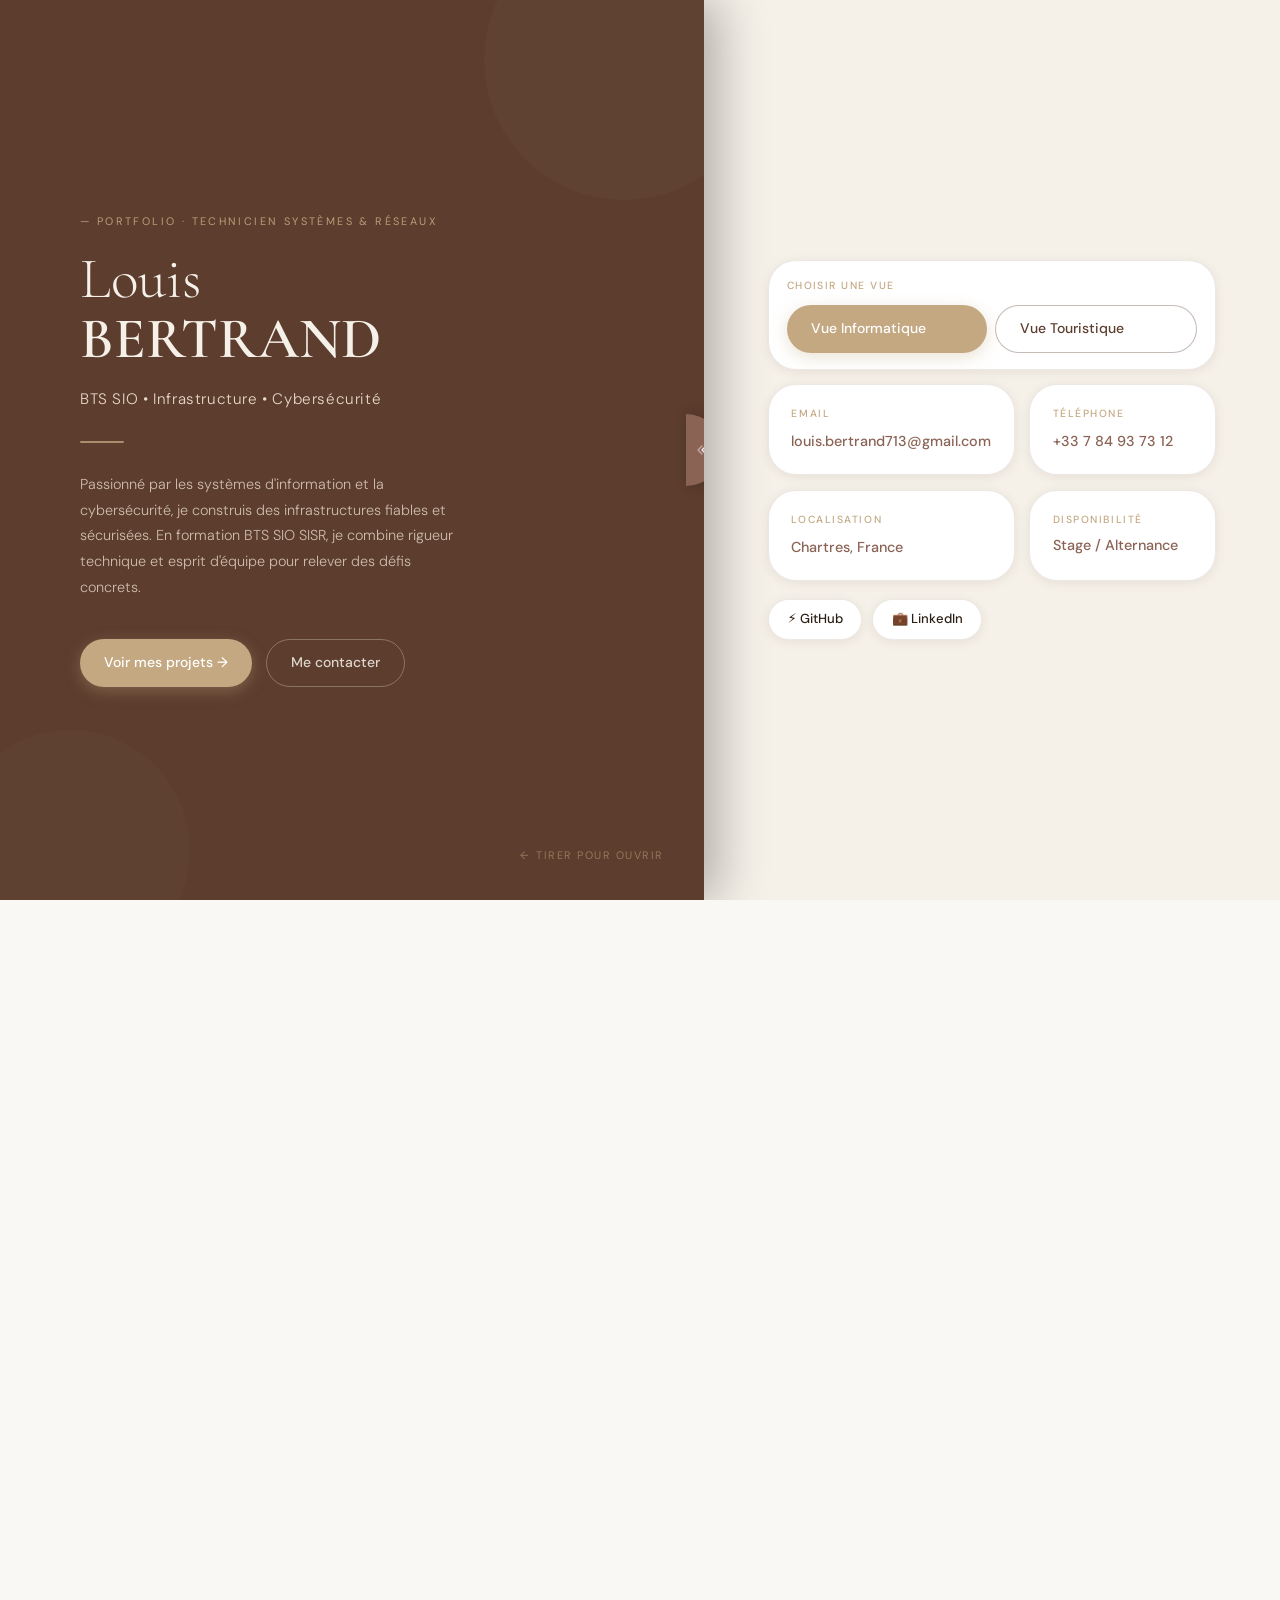
<file: html/index.html>
<!doctype html>
<html lang="fr" class="locked">
  <head>
    <meta charset="UTF-8" />
    <meta name="viewport" content="width=device-width, initial-scale=1.0" />
    <title>Louis BERTRAND — Portfolio</title>
    <link rel="preconnect" href="https://fonts.googleapis.com" />
    <link
      href="https://fonts.googleapis.com/css2?family=Cormorant+Garamond:ital,wght@0,300;0,400;0,600;1,300;1,400&family=DM+Sans:wght@300;400;500&display=swap"
      rel="stylesheet"
    />
    <link rel="stylesheet" href="../css/theme.css" />

    <!-- ============================================================
       ✏️  DONNÉES — seul bloc à modifier pour personnaliser
       ============================================================ -->
    <script src="../js/projects-data.js"></script>
    <script src="../js/theme.js"></script>
    <script>
      const DATA = {
        name: "Louis BERTRAND",
        role: "Technicien Systèmes & Réseaux",
        tagline: "BTS SIO • Infrastructure • Cybersécurité",
        email: "louis.bertrand713@gmail.com",
        phone: "+33 7 84 93 73 12",
        location: "Chartres, France",
        github: "https://github.com/Louis-bertrand-gh",
        linkedin: "https://linkedin.com/in/bertrand-louis",
        about:
          "Passionné par les systèmes d'information et la cybersécurité, je construis des infrastructures fiables et sécurisées. En formation BTS SIO SISR, je combine rigueur technique et esprit d'équipe pour relever des défis concrets.",
        skills: [
          {
            category: "Systèmes",
            icon: "🖥️",
            items: [
              "Windows Server",
              "Windows 10/11",
              "Linux Debian / Ubuntu",
              "Proxmox",
              "VirtualBox",
            ],
          },
          {
            category: "Réseaux",
            icon: "🌐",
            items: ["Switch / Routeur", "Pare-feu OpnSense", "VLAN", "Shemas"],
          },
          {
            category: "Services",
            icon: "⚙️",
            items: ["Active Directory", " DNS", "Apache", "Ansible", "GLPI"],
          },
          {
            category: "Cybersécurité",
            icon: "🔒",
            items: [
              "Analyse des menaces",
              "Sécurité réseau",
              "Gestion des accès",
              "SSH",
            ],
          },
          {
            category: "Gestion de Projet",
            icon: "📋",
            items: [
              "Documentation technique",
              "Planification de Tâches Kanban",
              "Conduite de projet IT",
            ],
          },
        ],
        education: [
          {
            period: "2024 — 2026",
            title: "BTS Services Informatiques aux Organisations (SIO)",
            option: "Solutions d'Infrastructure, Systèmes et Réseaux (SISR)",
            school: "Lycée Fulbert — Chartres",
          },
          {
            period: "2023 — 2024",
            title: "Terminale STI2D option ITEC",
            option: "Baccalauréat Technologique — Mention Assez Bien",
            school: "Lycée Rémi Belleau — Nogent-Le-Rotrou",
          },
        ],
        experiences: [
          {
            period: "Janvier — Fevrier 2026",
            role: "Stagiaire — Informatique",
            company: "Huttopia - Saint Genis les Oilliers",
            tasks: [
              "Support utilisateur GLPI.",
              "Projet configuration matérielle.",
            ],
            skills: [
              "Gestion de projet",
              "GLPI",
              "Diagnostic",
              "Interaction entre professionnel",
              "Adaptabilité",
            ],
          },
          {
            period: "Juil. — Nov. 2025",
            role: "Saisonnier — Tourisme",
            company: "Huttopia Village de Senonches",
            tasks: ["Service au bar.", "Service en cuisine."],
            skills: [
              "Communication client",
              "Gestion du stress",
              "Organisation",
              "Réactivité",
            ],
          },
          {
            period: "Mai — Juin 2025",
            role: "Stagiaire — Informatique",
            company: "Entreprise XTrempro - Senonches",
            tasks: [
              "Support hardware.",
              "Installation Logiciel.",
              "Configuration système.",
            ],
            skills: [
              "Support utilisateur",
              "Démontage et remontage PC",
              "Dépannage",
              "Windows",
            ],
          },
          {
            period: "Juil. — Août 2024",
            role: "Saisonnier — Tourisme",
            company: "Huttopia Village de Senonches",
            tasks: ["Service au bar."],
            skills: [
              "Travail en équipe",
              "Autonomie",
              "Organisation",
              "Gestion d'inventaire",
            ],
          },
        ],
        projects: PROJECTS_LIST,
        qualities: [
          "Esprit d'équipe",
          "Polyvalent",
          "Souriant",
          "Ponctuel",
          "Curieux",
          "Rigoureux",
        ],
        languages: [
          { lang: "Français", level: "Natif", pct: 100 },
          { lang: "Anglais", level: "B2", pct: 70 },
        ],
        interests: ["💻 Technologie", "🎬 Cinéma", "⚽ Sport"],
      };
    </script>

    <style>
      /* ================================================================
     VARIABLES
  ================================================================ */
      :root {
        --cream: #f5f0e8;
        --warm-white: #faf8f4;
        --brown-dark: #5c3d2e;
        --brown-mid: #8b6355;
        --brown-light: #c4a882;
        --brown-pale: #e8d9c8;
        --text-main: #2c1f14;
        --text-muted: #7a6255;
        --border: rgba(139, 99, 85, 0.15);
        --shadow-sm: 0 2px 12px rgba(44, 31, 20, 0.07);
        --shadow-md: 0 8px 32px rgba(44, 31, 20, 0.11);
        --shadow-lg: 0 20px 60px rgba(44, 31, 20, 0.16);
        --panel-shadow: 12px 0 48px rgba(0, 0, 0, 0.3);
        --font-serif: "Cormorant Garamond", Georgia, serif;
        --font-sans: "DM Sans", system-ui, sans-serif;
        --radius-md: 1rem;
        --radius-lg: 1.75rem;
        --panel-ratio: 55vw;
        --drag-threshold: 0.4;
      }
      @media (max-width: 768px) {
        :root {
          --panel-ratio: 100vw;
        }
      }

      /* ================================================================
     BASE
  ================================================================ */
      *,
      *::before,
      *::after {
        box-sizing: border-box;
        margin: 0;
        padding: 0;
      }
      html {
        font-size: 16px;
        scroll-behavior: smooth;
      }
      html.locked {
        overflow: hidden;
      }
      body {
        font-family: var(--font-sans);
        background: var(--warm-white);
        color: var(--text-main);
        line-height: 1.65;
        overflow-x: hidden;
      }
      ::-webkit-scrollbar {
        width: 5px;
      }
      ::-webkit-scrollbar-track {
        background: var(--cream);
      }
      ::-webkit-scrollbar-thumb {
        background: var(--brown-light);
        border-radius: 99px;
      }

      .btn {
        display: inline-flex;
        align-items: center;
        gap: 0.45rem;
        padding: 0.72rem 1.5rem;
        border-radius: 999px;
        font-family: var(--font-sans);
        font-size: 0.875rem;
        font-weight: 500;
        cursor: pointer;
        text-decoration: none;
        border: none;
        white-space: nowrap;
        transition:
          transform 0.2s ease,
          box-shadow 0.2s ease;
      }
      .btn:hover {
        transform: translateY(-2px);
      }
      .btn-primary {
        background: var(--brown-light);
        color: #fff;
        box-shadow: 0 4px 16px rgba(196, 168, 130, 0.35);
      }
      .btn-primary:hover {
        box-shadow: 0 8px 24px rgba(196, 168, 130, 0.45);
      }
      .btn-outline {
        background: transparent;
        color: rgba(245, 240, 232, 0.85);
        border: 1.5px solid rgba(245, 240, 232, 0.3);
      }
      .btn-outline:hover {
        background: rgba(245, 240, 232, 0.08);
      }

      /* ================================================================
     INTRO
  ================================================================ */
      #intro {
        position: fixed;
        inset: 0;
        z-index: 900;
        display: grid;
        grid-template-columns: var(--panel-ratio) 1fr;
        overflow: hidden;
        pointer-events: all;
      }
      #intro.is-gone {
        pointer-events: none;
        visibility: hidden;
      }

      #intro-panel {
        position: relative;
        background: var(--brown-dark);
        display: flex;
        flex-direction: column;
        justify-content: center;
        padding: 4.5rem 4rem 4.5rem 5rem;
        will-change: transform;
        cursor: grab;
        user-select: none;
        box-shadow: var(--panel-shadow);
        overflow: hidden;
      }
      #intro-panel:active {
        cursor: grabbing;
      }

      /* Décors fond panneau */
      .deco-circle-top {
        position: absolute;
        top: -80px;
        right: -60px;
        width: 280px;
        height: 280px;
        border-radius: 50%;
        background: rgba(255, 255, 255, 0.025);
        pointer-events: none;
      }
      .deco-circle-bot {
        position: absolute;
        bottom: -70px;
        left: -50px;
        width: 240px;
        height: 240px;
        border-radius: 50%;
        background: rgba(255, 255, 255, 0.02);
        pointer-events: none;
      }
      .deco-arch {
        position: absolute;
        right: -44px;
        top: 50%;
        transform: translateY(-50%);
        width: 88px;
        height: 55%;
        background: var(--brown-dark);
        border-radius: 0 999px 999px 0;
        pointer-events: none;
        z-index: 2;
      }

      /* Texte panneau */
      .panel-eyebrow {
        font-size: 0.68rem;
        letter-spacing: 0.22em;
        text-transform: uppercase;
        color: var(--brown-light);
        margin-bottom: 1.1rem;
        opacity: 0.9;
      }
      .panel-name {
        font-family: var(--font-serif);
        font-size: clamp(2.8rem, 4.5vw, 4.4rem);
        font-weight: 300;
        color: var(--cream);
        line-height: 1.05;
      }
      .panel-name strong {
        font-weight: 600;
        display: block;
      }
      .panel-tagline {
        margin-top: 1.1rem;
        font-size: 0.95rem;
        font-weight: 300;
        color: var(--brown-pale);
        letter-spacing: 0.04em;
      }
      .panel-divider {
        width: 44px;
        height: 2px;
        background: var(--brown-light);
        margin: 1.8rem 0;
        border-radius: 2px;
        opacity: 0.75;
      }
      .panel-about {
        font-size: 0.9rem;
        line-height: 1.78;
        color: rgba(232, 217, 200, 0.82);
        max-width: 380px;
        font-weight: 300;
      }
      .panel-cta {
        display: flex;
        gap: 0.85rem;
        margin-top: 2.4rem;
        flex-wrap: wrap;
      }

      /* Zone droite crème */
      #intro-right {
        background: var(--cream);
        display: flex;
        align-items: center;
        padding: 0 4rem;
        transition: opacity 400ms ease 200ms;
      }
      #intro.is-opening #intro-right {
        opacity: 0;
      }

      .intro-info-grid {
        display: grid;
        grid-template-columns: 1fr 1fr;
        gap: 0.9rem;
        width: 100%;
        max-width: 580px;
      }
      .intro-view-choice {
        grid-column: 1 / -1;
        background: #fff;
        border: 1px solid var(--border);
        border-radius: var(--radius-lg);
        padding: 1rem 1.1rem;
        box-shadow: var(--shadow-sm);
      }
      .intro-view-choice-title {
        font-size: 0.65rem;
        letter-spacing: 0.14em;
        text-transform: uppercase;
        color: var(--brown-light);
        margin-bottom: 0.65rem;
        font-weight: 500;
      }
      .intro-view-choice-row {
        display: flex;
        gap: 0.55rem;
        flex-wrap: wrap;
      }
      .intro-view-btn {
        flex: 1;
        min-width: 180px;
        text-align: center;
      }
      .intro-view-btn.btn-outline {
        color: var(--brown-dark);
        border-color: rgba(92, 61, 46, 0.35);
        background: #fff;
      }
      .intro-view-btn.btn-outline:hover {
        background: var(--brown-pale);
      }
      .intro-info-card {
        background: #fff;
        border: 1px solid var(--border);
        border-radius: var(--radius-lg);
        padding: 1.25rem 1.4rem;
        box-shadow: var(--shadow-sm);
        transition:
          transform 0.2s ease,
          box-shadow 0.2s ease;
      }
      .intro-info-card:hover {
        transform: translateY(-3px);
        box-shadow: var(--shadow-md);
      }
      .intro-info-card a {
        cursor: pointer;
      }
      .intro-info-card.clickable {
        cursor: pointer;
      }
      .intro-info-label {
        font-size: 0.65rem;
        letter-spacing: 0.15em;
        text-transform: uppercase;
        color: var(--brown-light);
        margin-bottom: 0.35rem;
        font-weight: 500;
      }
      .intro-info-value {
        font-size: 0.9rem;
        font-weight: 500;
        color: var(--brown-mid);
        text-decoration: none;
        cursor: pointer;
      }
      .intro-social {
        grid-column: 1 / -1;
        display: flex;
        gap: 0.65rem;
        margin-top: 0.2rem;
      }
      .intro-social-link {
        display: inline-flex;
        align-items: center;
        gap: 0.4rem;
        padding: 0.55rem 1.15rem;
        border-radius: 999px;
        background: #fff;
        border: 1px solid var(--border);
        font-size: 0.82rem;
        font-weight: 500;
        color: var(--text-main);
        text-decoration: none;
        box-shadow: var(--shadow-sm);
        transition:
          background 0.2s,
          transform 0.2s;
      }
      .intro-social-link:hover {
        background: var(--brown-pale);
        transform: translateY(-2px);
      }

      /* Poignée drag */
      #drag-handle {
        position: absolute;
        right: -18px;
        top: 50%;
        transform: translateY(-50%);
        z-index: 10;
        width: 36px;
        height: 72px;
        border-radius: 0 99px 99px 0;
        background: var(--brown-mid);
        box-shadow: 4px 0 16px rgba(0, 0, 0, 0.2);
        display: flex;
        align-items: center;
        justify-content: center;
        cursor: grab;
        transition:
          background 0.2s,
          width 0.15s ease;
      }
      #intro-panel:hover #drag-handle {
        background: var(--brown-light);
        width: 42px;
      }
      #drag-handle svg {
        width: 16px;
        height: 16px;
        fill: none;
        stroke: rgba(255, 255, 255, 0.85);
        stroke-width: 2.2;
        stroke-linecap: round;
        stroke-linejoin: round;
        animation: nudge 1.8s ease-in-out infinite;
      }
      @keyframes nudge {
        0%,
        100% {
          transform: translateX(0);
          opacity: 0.85;
        }
        50% {
          transform: translateX(3px);
          opacity: 1;
        }
      }

      #drag-hint {
        position: absolute;
        bottom: 2.2rem;
        right: 2.5rem;
        font-size: 0.68rem;
        letter-spacing: 0.14em;
        text-transform: uppercase;
        color: rgba(196, 168, 130, 0.55);
        display: flex;
        align-items: center;
        gap: 0.4rem;
        animation: fadeHint 2.5s ease-in-out infinite;
        pointer-events: none;
      }
      @keyframes fadeHint {
        0%,
        100% {
          opacity: 0.55;
        }
        50% {
          opacity: 0.9;
        }
      }

      #drag-progress {
        position: absolute;
        bottom: 0;
        left: 0;
        height: 3px;
        width: 0%;
        background: linear-gradient(
          90deg,
          var(--brown-light),
          var(--brown-pale)
        );
        border-radius: 2px;
        pointer-events: none;
      }

      /* États drag */
      #intro-panel.is-dragging {
        transition: none !important;
      }
      #intro-panel.past-threshold #drag-handle {
        background: var(--brown-pale);
      }
      #intro-panel.past-threshold #drag-handle svg {
        stroke: var(--brown-dark);
      }
      #intro-panel.is-opening {
        transition: transform 720ms cubic-bezier(0.76, 0, 0.24, 1) !important;
        transform: translateX(-110%) !important;
      }

      /* Flash */
      #open-flash {
        position: fixed;
        inset: 0;
        z-index: 800;
        background: var(--cream);
        opacity: 0;
        pointer-events: none;
        transition: opacity 60ms ease;
      }
      #open-flash.flash-in {
        opacity: 0.5;
      }
      #open-flash.flash-out {
        opacity: 0;
        transition: opacity 500ms ease;
      }

      /* Mobile intro */
      @media (max-width: 768px) {
        #intro {
          grid-template-columns: 1fr;
        }
        #intro-panel {
          padding: 5rem 2rem 3rem;
        }
        #intro-right {
          display: none;
        }
        #drag-hint {
          bottom: 3rem;
          right: 50%;
          transform: translateX(50%);
        }
        .panel-cta {
          flex-direction: column;
        }
        .btn {
          justify-content: center;
        }
      }

      /* ================================================================
     PORTFOLIO CONTENT
  ================================================================ */
      #portfolio {
        opacity: 0;
        transform: translateY(18px);
        pointer-events: none;
        transition:
          opacity 600ms ease 200ms,
          transform 600ms ease 200ms;
      }
      #portfolio.is-revealed {
        opacity: 1;
        transform: none;
        pointer-events: all;
      }

      /* Nav */
      #navbar {
        position: fixed;
        top: 0;
        left: 0;
        right: 0;
        z-index: 500;
        display: flex;
        align-items: center;
        justify-content: space-between;
        padding: 1rem 4rem;
        background: rgba(250, 248, 244, 0.92);
        backdrop-filter: blur(14px);
        border-bottom: 1px solid var(--border);
        transform: none;
        transition: transform 0.4s cubic-bezier(0.4, 0, 0.2, 1);
      }
      #navbar.nav-visible {
        transform: none;
      }
      .nav-logo {
        font-family: var(--font-serif);
        font-size: 1.05rem;
        font-weight: 600;
        color: var(--brown-dark);
        text-decoration: none;
        letter-spacing: 0.02em;
      }
      .navbar-btn {
        font-size: 0.78rem !important;
        padding: 0.55rem 1.2rem !important;
      }
      .nav-view-menu {
        position: relative;
        z-index: 510;
      }
      .nav-view-menu::after {
        content: "";
        position: absolute;
        left: 0;
        right: 0;
        top: 100%;
        height: 12px;
      }
      .nav-view-toggle {
        font-family: var(--font-sans);
        font-size: 0.74rem;
        letter-spacing: 0.1em;
        text-transform: uppercase;
        color: #fff;
        font-weight: 600;
        background: var(--brown-light);
        border: 1px solid transparent;
        border-radius: 999px;
        padding: 0.48rem 0.9rem;
        cursor: pointer;
      }
      .nav-view-toggle::after {
        content: " \25BE";
        font-size: 0.68rem;
      }
      .nav-view-dropdown {
        position: absolute;
        top: calc(100% - 1px);
        left: 0;
        min-width: 208px;
        background: #fff;
        border: 1px solid var(--border);
        border-radius: 0.85rem;
        box-shadow: var(--shadow-sm);
        padding: 0.35rem;
        display: none;
      }
      .nav-view-menu:hover .nav-view-dropdown,
      .nav-view-menu:focus-within .nav-view-dropdown {
        display: block;
      }
      .nav-view-dropdown a {
        display: block;
        text-decoration: none;
        color: var(--brown-dark);
        font-size: 0.82rem;
        font-weight: 600;
        background: rgba(92, 61, 46, 0.06);
        border-radius: 0.6rem;
        padding: 0.48rem 0.6rem;
      }
      .nav-view-dropdown a:hover {
        background: var(--brown-light);
        color: #fff;
        font-weight: 600;
      }
      .nav-view-dropdown a.is-active {
        background: rgba(196, 168, 130, 0.34);
        color: var(--brown-dark);
        font-weight: 500;
      }
      .nav-links {
        display: flex;
        margin-left: 0.35rem;
        gap: 2.2rem;
        list-style: none;
      }
      .nav-links a {
        font-size: 0.78rem;
        letter-spacing: 0.1em;
        text-transform: uppercase;
        color: var(--text-muted);
        text-decoration: none;
        transition: color 0.2s;
      }
      .nav-links a:hover {
        color: var(--brown-dark);
      }
      @media (max-width: 768px) {
        #navbar {
          padding: 1rem 1.5rem;
        }
        .nav-links {
          display: none;
        }
        .nav-view-toggle {
          padding: 0.42rem 0.72rem;
        }
      }

      /* Section layout */
      .section-wrap {
        max-width: 1280px;
        margin: 0 auto;
        padding: 7rem 5rem;
      }
      @media (max-width: 900px) {
        .section-wrap {
          padding: 5rem 1.8rem;
        }
      }

      .section-header {
        display: flex;
        align-items: center;
        gap: 1.5rem;
        margin-bottom: 3.5rem;
      }
      .section-tag {
        font-size: 0.65rem;
        letter-spacing: 0.2em;
        text-transform: uppercase;
        color: var(--brown-light);
        writing-mode: vertical-rl;
        transform: rotate(180deg);
        flex-shrink: 0;
      }
      .section-title {
        font-family: var(--font-serif);
        font-size: clamp(1.9rem, 3.2vw, 2.9rem);
        font-weight: 300;
        color: var(--text-main);
        line-height: 1.1;
      }
      .section-title em {
        font-style: italic;
        color: var(--brown-mid);
      }
      .section-line {
        flex: 1;
        height: 1px;
        background: var(--border);
      }

      /* Skills */
      #skills {
        background: var(--cream);
      }
      .skills-grid {
        display: grid;
        grid-template-columns: repeat(auto-fill, minmax(210px, 1fr));
        gap: 1.1rem;
      }
      .skill-card {
        background: #fff;
        border: 1px solid var(--border);
        border-radius: var(--radius-lg);
        padding: 1.7rem 1.5rem;
        position: relative;
        overflow: hidden;
        transition:
          transform 0.25s ease,
          box-shadow 0.25s ease;
      }
      .skill-card::before {
        content: "";
        position: absolute;
        top: 0;
        left: 0;
        right: 0;
        height: 3px;
        background: linear-gradient(90deg, var(--brown-light), transparent);
      }
      .skill-card:hover {
        transform: translateY(-5px);
        box-shadow: var(--shadow-md);
      }
      .skill-icon {
        font-size: 1.5rem;
        margin-bottom: 0.7rem;
      }
      .skill-cat {
        font-size: 0.7rem;
        letter-spacing: 0.13em;
        text-transform: uppercase;
        color: var(--brown-light);
        margin-bottom: 0.8rem;
        font-weight: 500;
      }
      .skill-items {
        list-style: none;
      }
      .skill-items li {
        font-size: 0.86rem;
        color: var(--text-muted);
        padding: 0.28rem 0;
        border-bottom: 1px solid var(--border);
        display: flex;
        align-items: center;
        gap: 0.45rem;
      }
      .skill-items li:last-child {
        border: none;
      }
      .skill-items li::before {
        content: "▸";
        color: var(--brown-light);
        font-size: 0.65rem;
        flex-shrink: 0;
      }

      /* Timeline */
      .timeline {
        position: relative;
        padding-left: 2rem;
        max-width: 680px;
      }
      .timeline::before {
        content: "";
        position: absolute;
        left: 0;
        top: 0;
        bottom: 0;
        width: 2px;
        background: linear-gradient(
          180deg,
          var(--brown-light) 0%,
          transparent 100%
        );
      }
      .timeline-item {
        position: relative;
        padding-left: 2.8rem;
        margin-bottom: 2.8rem;
        opacity: 0;
        transform: translateX(-16px);
        transition:
          opacity 0.55s ease,
          transform 0.55s ease;
        border-radius: 0.8rem;
      }
      .timeline-item.in-view {
        opacity: 1;
        transform: none;
      }
      .timeline-item::before {
        content: "";
        position: absolute;
        left: -2.35rem;
        top: 0.3rem;
        width: 10px;
        height: 10px;
        border-radius: 50%;
        background: var(--brown-light);
        border: 2px solid var(--cream);
        box-shadow: 0 0 0 3px var(--brown-pale);
      }
      .timeline-period {
        font-size: 0.72rem;
        letter-spacing: 0.12em;
        text-transform: uppercase;
        color: var(--brown-light);
        margin-bottom: 0.35rem;
        transition: color 0.3s cubic-bezier(0.4, 0, 0.2, 1);
      }
      .timeline-title {
        font-family: var(--font-serif);
        font-size: 1.25rem;
        font-weight: 600;
        color: var(--text-main);
        margin-bottom: 0.15rem;
      }
      .timeline-sub {
        font-size: 0.84rem;
        color: var(--text-muted);
        font-style: italic;
        margin-bottom: 0.2rem;
      }
      .timeline-school {
        font-size: 0.82rem;
        color: var(--brown-mid);
        font-weight: 500;
      }
      .timeline-tasks {
        list-style: none;
        margin-top: 0.75rem;
      }
      .timeline-tasks li {
        font-size: 0.87rem;
        color: var(--text-muted);
        padding: 0.22rem 0;
        display: flex;
        gap: 0.5rem;
      }
      .timeline-tasks li::before {
        content: "—";
        color: var(--brown-light);
        flex-shrink: 0;
      }

      .exp-item-with-skills {
        transition: all 0.25s ease;
      }
      .exp-item-with-skills:hover {
        transform: scale(1.03);
        box-shadow: 0 8px 24px rgba(44, 31, 20, 0.15);
        padding-top: 0.6rem;
        padding-bottom: 0.6rem;
      }
      .exp-content-wrapper {
        display: grid;
        grid-template-columns: 1fr 1fr;
        gap: 2rem;
        margin-top: 1rem;
      }
      .exp-column-tasks {
        flex: 1;
      }
      .exp-column-skills {
        flex: 1;
      }
      .exp-skills-tags {
        display: flex;
        flex-wrap: wrap;
        gap: 0.5rem;
        align-items: flex-start;
      }
      .exp-skill-tag {
        font-size: 0.7rem;
        padding: 0.28rem 0.65rem;
        border-radius: 999px;
        background: var(--brown-pale);
        color: var(--brown-dark);
        font-weight: 500;
        transition: all 0.3s cubic-bezier(0.4, 0, 0.2, 1);
        opacity: 0.85;
        width: fit-content;
        display: inline-flex;
        align-items: center;
        white-space: nowrap;
      }
      .exp-item-with-skills:hover .exp-skill-tag {
        background: var(--brown-dark);
        color: var(--brown-pale);
        opacity: 1;
        transform: translateY(-2px);
      }
      .exp-item-with-skills:hover .timeline-period {
        color: var(--brown-dark);
      }
      @media (max-width: 900px) {
        .exp-content-wrapper {
          grid-template-columns: 1fr;
          gap: 1rem;
        }
        .exp-column-skills {
          border-top: 1px solid var(--border);
          padding-top: 1rem;
        }
      }
      @media (max-width: 600px) {
        .exp-item-with-skills:hover {
          transform: scale(1.01);
        }
      }

      /* Projects */
      #projects {
        background: var(--cream);
      }
      .projects-grid {
        display: grid;
        grid-template-columns: repeat(auto-fill, minmax(290px, 1fr));
        gap: 1.4rem;
      }
      .project-card {
        background: #fff;
        border: 1px solid var(--border);
        border-radius: var(--radius-lg);
        padding: 2rem;
        display: flex;
        flex-direction: column;
        gap: 0.9rem;
        position: relative;
        overflow: hidden;
        cursor: pointer;
        opacity: 0;
        transform: translateY(20px);
        transition:
          opacity 0.5s ease,
          transform 0.5s ease,
          box-shadow 0.25s ease;
      }
      .project-card.in-view {
        opacity: 1;
        transform: none;
      }
      .project-card:hover {
        transform: translateY(-5px);
        box-shadow: var(--shadow-md);
      }
      .project-card::after {
        content: "";
        position: absolute;
        bottom: 0;
        right: 0;
        width: 70px;
        height: 70px;
        background: var(--brown-pale);
        border-radius: 999px 0 0 0;
        opacity: 0.35;
        pointer-events: none;
      }
      .project-title {
        font-family: var(--font-serif);
        font-size: 1.25rem;
        font-weight: 600;
        color: var(--text-main);
      }
      .project-image {
        width: 100%;
        height: 160px;
        background-color: #f0f0f0;
        background-position: center;
        background-repeat: no-repeat;
        background-size: var(--image-zoom, 100%);
        border-radius: var(--radius-md);
        margin: 0.8rem 0;
        overflow: hidden;
      }
      .project-desc {
        font-size: 0.87rem;
        line-height: 1.72;
        color: var(--text-muted);
        flex: 1;
      }
      .tag-row {
        display: flex;
        flex-wrap: wrap;
        gap: 0.4rem;
      }
      .tag {
        font-size: 0.7rem;
        padding: 0.22rem 0.65rem;
        border-radius: 999px;
        background: var(--brown-pale);
        color: var(--brown-dark);
        font-weight: 500;
      }
      .project-link {
        display: inline-flex;
        align-items: center;
        gap: 0.35rem;
        font-size: 0.82rem;
        font-weight: 500;
        color: var(--brown-mid);
        text-decoration: none;
        transition: color 0.2s;
      }
      .project-link:hover {
        color: var(--brown-dark);
      }

      /* About strip */
      #experience {
        background: var(--cream);
      }
      #about-strip {
        background: var(--brown-dark);
        padding: 5rem 0;
      }
      .about-inner {
        max-width: 1280px;
        margin: 0 auto;
        padding: 0 5rem;
        display: grid;
        grid-template-columns: repeat(3, 1fr);
        gap: 3rem;
      }
      @media (max-width: 900px) {
        .about-inner {
          grid-template-columns: 1fr;
          padding: 0 1.8rem;
          gap: 2.2rem;
        }
      }
      .about-block-title {
        font-family: var(--font-serif);
        font-size: 0.85rem;
        font-weight: 600;
        color: var(--brown-light);
        letter-spacing: 0.1em;
        text-transform: uppercase;
        margin-bottom: 1.2rem;
      }
      .quality-list {
        display: flex;
        flex-wrap: wrap;
        gap: 0.5rem;
      }
      .quality-chip {
        padding: 0.38rem 0.9rem;
        border-radius: 999px;
        border: 1px solid rgba(196, 168, 130, 0.3);
        font-size: 0.82rem;
        color: var(--brown-pale);
      }
      .lang-item {
        margin-bottom: 1.1rem;
      }
      .lang-name {
        display: flex;
        justify-content: space-between;
        font-size: 0.87rem;
        color: var(--brown-pale);
        margin-bottom: 0.4rem;
      }
      .lang-bar {
        height: 4px;
        background: rgba(255, 255, 255, 0.1);
        border-radius: 99px;
        overflow: hidden;
      }
      .lang-fill {
        height: 100%;
        background: linear-gradient(
          90deg,
          var(--brown-light),
          var(--brown-pale)
        );
        border-radius: 99px;
        width: 0;
        transition: width 1.2s cubic-bezier(0.4, 0, 0.2, 1);
      }
      .interest-list {
        display: flex;
        flex-wrap: wrap;
        gap: 0.55rem;
      }
      .interest-chip {
        padding: 0.42rem 1rem;
        border-radius: 999px;
        background: rgba(255, 255, 255, 0.06);
        border: 1px solid rgba(255, 255, 255, 0.1);
        font-size: 0.84rem;
        color: var(--brown-pale);
      }

      /* Contact */
      #contact {
        text-align: center;
      }
      .contact-inner {
        max-width: 660px;
        margin: 0 auto;
      }
      .contact-title {
        font-family: var(--font-serif);
        font-size: clamp(2.3rem, 4vw, 3.5rem);
        font-weight: 300;
        color: var(--text-main);
        margin-bottom: 0.9rem;
      }
      .contact-title em {
        color: var(--brown-mid);
        font-style: italic;
      }
      .contact-sub {
        font-size: 0.95rem;
        color: var(--text-muted);
        margin-bottom: 2.2rem;
        line-height: 1.7;
      }
      .contact-links {
        display: flex;
        justify-content: center;
        flex-wrap: wrap;
        gap: 0.9rem;
      }
      .contact-links .btn-primary {
        background: var(--brown-dark);
      }

      footer {
        text-align: center;
        padding: 1.8rem;
        font-size: 0.76rem;
        color: var(--text-muted);
        border-top: 1px solid var(--border);
      }
    </style>
  </head>
  <body>
    <!-- ══════════════════ INTRO ══════════════════ -->
    <div id="intro">
      <div id="intro-panel">
        <div class="deco-circle-top"></div>
        <div class="deco-circle-bot"></div>
        <div class="deco-arch"></div>

        <p class="panel-eyebrow">
          — Portfolio · Technicien Systèmes &amp; Réseaux
        </p>
        <h1 class="panel-name">Louis<strong>BERTRAND</strong></h1>
        <p class="panel-tagline">BTS SIO • Infrastructure • Cybersécurité</p>
        <div class="panel-divider"></div>
        <p class="panel-about">
          Passionné par les systèmes d'information et la cybersécurité, je
          construis des infrastructures fiables et sécurisées. En formation BTS
          SIO SISR, je combine rigueur technique et esprit d'équipe pour relever
          des défis concrets.
        </p>
        <div class="panel-cta">
          <a href="#projects" class="btn btn-primary">Voir mes projets →</a>
          <a href="#contact" class="btn btn-outline">Me contacter</a>
        </div>

        <div id="drag-handle">
          <svg viewBox="0 0 24 24">
            <polyline points="15 18 9 12 15 6" />
            <polyline points="9 18 3 12 9 6" opacity=".5" />
          </svg>
        </div>
        <div id="drag-progress"></div>
        <div id="drag-hint"><span>←</span> Tirer pour ouvrir</div>
      </div>

      <div id="intro-right">
        <div class="intro-info-grid">
          <div class="intro-view-choice">
            <div class="intro-view-choice-title">Choisir Une Vue</div>
            <div class="intro-view-choice-row">
              <a
                href="#projects"
                class="btn btn-primary intro-view-btn"
                data-open-info
              >
                Vue Informatique
              </a>
              <a
                href="index-tourisme.html"
                class="btn btn-outline intro-view-btn"
              >
                Vue Touristique
              </a>
            </div>
          </div>
          <div class="intro-info-card">
            <div class="intro-info-label">Email</div>
            <a
              href="mailto:louis.bertrand713@gmail.com"
              class="intro-info-value"
              >louis.bertrand713@gmail.com</a
            >
          </div>
          <div class="intro-info-card">
            <div class="intro-info-label">Téléphone</div>
            <a href="tel:+33784937312" class="intro-info-value"
              >+33 7 84 93 73 12</a
            >
          </div>
          <div class="intro-info-card">
            <div class="intro-info-label">Localisation</div>
            <a
              href="https://www.google.com/maps/search/Chartres,+France"
              target="_blank"
              class="intro-info-value"
              >Chartres, France</a
            >
          </div>
          <div class="intro-info-card">
            <div class="intro-info-label">Disponibilité</div>
            <div class="intro-info-value">Stage / Alternance</div>
          </div>
          <div class="intro-social">
            <a
              href="https://github.com/Louis-bertrand-gh"
              target="_blank"
              class="intro-social-link"
              >⚡ GitHub</a
            >
            <a
              href="https://linkedin.com/in/bertrand-louis"
              target="_blank"
              class="intro-social-link"
              >💼 LinkedIn</a
            >
          </div>
        </div>
      </div>
    </div>
    <div id="open-flash"></div>

    <!-- ══════════════════ PORTFOLIO ══════════════════ -->
    <nav id="navbar">
      <a href="#" class="nav-logo">Louis BERTRAND</a>
      <div class="nav-view-menu">
        <button type="button" class="nav-view-toggle">
          Portfolio Informatique
        </button>
        <div class="nav-view-dropdown">
          <a href="index.html" class="is-active">Portfolio Informatique</a>
          <a href="index-tourisme.html">Portfolio Tourisme</a>
        </div>
      </div>
      <ul class="nav-links">
        <li><a href="#skills">Compétences</a></li>
        <li><a href="#education">Formation</a></li>
        <li><a href="#experience">Expériences</a></li>
        <li><a href="#projects">Projets</a></li>
        <li><a href="#contact">Contact</a></li>
      </ul>
      <a
        href="../docs/cv-informatique.pdf"
        class="btn btn-primary navbar-btn"
        download
      >
        Telecharger mon CV
      </a>
    </nav>

    <main id="portfolio">
      <section id="skills">
        <div class="section-wrap">
          <div class="section-header">
            <span class="section-tag">Savoir-faire</span>
            <h2 class="section-title">Mes <em>Compétences</em></h2>
            <div class="section-line"></div>
          </div>
          <div class="skills-grid" id="skills-grid"></div>
        </div>
      </section>

      <section id="education">
        <div class="section-wrap">
          <div class="section-header">
            <span class="section-tag">Cursus</span>
            <h2 class="section-title">Parcours <em>Scolaire</em></h2>
            <div class="section-line"></div>
          </div>
          <div class="timeline" id="edu-timeline"></div>
        </div>
      </section>

      <section id="experience">
        <div class="section-wrap">
          <div class="section-header">
            <span class="section-tag">Terrain</span>
            <h2 class="section-title">Expériences <em>Professionnelles</em></h2>
            <div class="section-line"></div>
          </div>
          <div class="timeline" id="exp-timeline"></div>
        </div>
      </section>

      <section id="projects">
        <div class="section-wrap">
          <div class="section-header">
            <span class="section-tag">Réalisations</span>
            <h2 class="section-title">Mes <em>Projets</em></h2>
            <div class="section-line"></div>
          </div>
          <div class="projects-grid" id="projects-grid"></div>
        </div>
      </section>

      <div id="about-strip">
        <div class="about-inner">
          <div>
            <p class="about-block-title">Qualités</p>
            <div class="quality-list" id="quality-list"></div>
          </div>
          <div>
            <p class="about-block-title">Langues</p>
            <div id="lang-list"></div>
          </div>
          <div>
            <p class="about-block-title">Centres d'intérêt</p>
            <div class="interest-list" id="interest-list"></div>
          </div>
        </div>
      </div>

      <section id="contact">
        <div class="section-wrap">
          <div class="contact-inner">
            <h2 class="contact-title">Travaillons <em>ensemble</em></h2>
            <p class="contact-sub">
              Disponible pour un stage ou une alternance dans les domaines des
              systèmes, réseaux ou de la cybersécurité.
            </p>
            <div class="contact-links" id="contact-links"></div>
          </div>
        </div>
      </section>
    </main>

    <footer><p id="site-footer"></p></footer>

    <script>
      /* ================================================================
     INTRO — drag / touch / ouverture
  ================================================================ */
      (() => {
        "use strict";
        const intro = document.getElementById("intro");
        const panel = document.getElementById("intro-panel");
        const progress = document.getElementById("drag-progress");
        const flash = document.getElementById("open-flash");
        const hint = document.getElementById("drag-hint");

        const THRESHOLD = 0.4;
        const OPEN_DURATION = 360;

        let isDragging = false,
          startX = 0,
          currentDrag = 0,
          panelWidth = 0,
          opened = false,
          rafId = null,
          hasMovedEnough = false;

        const getX = (e) => (e.touches ? e.touches[0].clientX : e.clientX);
        const clampDrag = (px) => Math.min(0, Math.max(-panelWidth, px));
        const setProgress = (r) => {
          if (progress) progress.style.width = Math.min(r * 100, 100) + "%";
        };
        const setShadow = (r) => {
          panel.style.boxShadow = `${12 + r * 8}px 0 ${48 + r * 24}px rgba(0,0,0,${(0.3 - r * 0.2).toFixed(2)})`;
        };

        const applyTransform = () => {
          panel.style.transform = `translateX(${currentDrag}px)`;
          rafId = null;
        };
        const scheduleRaf = () => {
          if (!rafId) rafId = requestAnimationFrame(applyTransform);
        };

        const openIntro = () => {
          if (opened) return;
          opened = true;
          isDragging = false;
          panel.classList.remove("is-dragging", "past-threshold");
          panel.classList.add("is-opening");
          intro.classList.add("is-opening");
          if (flash) {
            flash.classList.add("flash-in");
            setTimeout(
              () => flash.classList.replace("flash-in", "flash-out"),
              80,
            );
          }
          if (hint) hint.style.opacity = "0";
          setProgress(1);
          setTimeout(() => {
            intro.classList.add("is-gone");
            document.documentElement.classList.remove("locked");
            document.getElementById("navbar")?.classList.add("nav-visible");
            document.getElementById("portfolio")?.classList.add("is-revealed");
            document.dispatchEvent(new CustomEvent("intro:opened"));
            if (flash) flash.style.display = "none";
          }, OPEN_DURATION + 120);
        };

        const snapBack = () => {
          panel.classList.remove("is-dragging", "past-threshold");
          panel.style.transition =
            "transform 380ms cubic-bezier(0.34,1.56,0.64,1), box-shadow 380ms ease";
          panel.style.transform = "translateX(0)";
          panel.style.boxShadow = "";
          setProgress(0);
          setTimeout(() => {
            panel.style.transition = "";
          }, 400);
        };

        /* Souris */
        panel.addEventListener("mousedown", (e) => {
          if (opened) return;
          isDragging = true;
          startX = getX(e);
          panelWidth = panel.getBoundingClientRect().width;
          hasMovedEnough = false;
          panel.classList.add("is-dragging");
          panel.style.transition = "none";
          document.addEventListener("mousemove", onMove, { passive: true });
          document.addEventListener("mouseup", onUp);
        });

        const onMove = (e) => {
          if (!isDragging) return;
          currentDrag = clampDrag(getX(e) - startX);
          const r = Math.abs(currentDrag) / panelWidth;
          if (Math.abs(currentDrag) > 5) hasMovedEnough = true;
          scheduleRaf();
          setProgress(r);
          setShadow(r);
          panel.classList.toggle("past-threshold", r >= THRESHOLD);
        };

        const onUp = () => {
          document.removeEventListener("mousemove", onMove);
          document.removeEventListener("mouseup", onUp);
          if (!isDragging) return;
          isDragging = false;
          if (!hasMovedEnough) {
            openIntro();
          } else {
            Math.abs(currentDrag) / panelWidth >= THRESHOLD
              ? openIntro()
              : snapBack();
          }
        };

        /* Touch */
        panel.addEventListener(
          "touchstart",
          (e) => {
            if (opened) return;
            isDragging = true;
            startX = getX(e);
            panelWidth = panel.getBoundingClientRect().width;
            hasMovedEnough = false;
            panel.classList.add("is-dragging");
            panel.style.transition = "none";
          },
          { passive: true },
        );

        panel.addEventListener(
          "touchmove",
          (e) => {
            if (!isDragging) return;
            currentDrag = clampDrag(getX(e) - startX);
            const r = Math.abs(currentDrag) / panelWidth;
            if (Math.abs(currentDrag) > 5) hasMovedEnough = true;
            scheduleRaf();
            setProgress(r);
            setShadow(r);
            if (Math.abs(currentDrag) > 8) e.preventDefault();
            panel.classList.toggle("past-threshold", r >= THRESHOLD);
          },
          { passive: false },
        );

        const onTouchEnd = () => {
          if (!isDragging) return;
          isDragging = false;
          if (!hasMovedEnough) {
            openIntro();
          } else {
            Math.abs(currentDrag) / panelWidth >= THRESHOLD
              ? openIntro()
              : snapBack();
          }
        };
        panel.addEventListener("touchend", onTouchEnd);
        panel.addEventListener("touchcancel", onTouchEnd);
        panel.addEventListener("dragstart", (e) => e.preventDefault());

        /* Accessibilité clavier */
        panel.setAttribute("tabindex", "0");
        panel.addEventListener("keydown", (e) => {
          if (e.key === "Enter" || e.key === " ") {
            e.preventDefault();
            openIntro();
          }
        });

        /* Cartes info cliquables */
        document.querySelectorAll(".intro-info-card").forEach((card) => {
          const link = card.querySelector("a");
          if (link) {
            card.classList.add("clickable");
            card.addEventListener("click", () => {
              if (link.href.startsWith("http")) {
                window.open(link.href, "_blank");
              } else {
                window.location.href = link.href;
              }
            });
          }
        });

        /* Boutons CTA avec lien vers sections */
        document.querySelectorAll(".panel-cta a").forEach((btn) => {
          btn.addEventListener("click", (e) => {
            const href = btn.getAttribute("href");
            if (href && (href === "#projects" || href === "#contact")) {
              e.preventDefault();
              openIntro();
              setTimeout(() => {
                const target = document.querySelector(href);
                if (target) target.scrollIntoView({ behavior: "smooth" });
              }, OPEN_DURATION + 200);
            }
          });
        });

        /* Bouton vue informatique depuis le sélecteur de droite */
        document.querySelectorAll("[data-open-info]").forEach((btn) => {
          btn.addEventListener("click", (e) => {
            e.preventDefault();
            openIntro();
            setTimeout(() => {
              const target = document.querySelector("#projects");
              if (target) target.scrollIntoView({ behavior: "smooth" });
            }, OPEN_DURATION + 200);
          });
        });
      })();

      /* ================================================================
     PORTFOLIO — build DOM + interactions
  ================================================================ */
      (() => {
        "use strict";

        const buildDOM = () => {
          /* Compétences */
          const sg = document.getElementById("skills-grid");
          DATA.skills.forEach((s) => {
            sg.insertAdjacentHTML(
              "beforeend",
              `<div class="skill-card">
            <div class="skill-icon">${s.icon}</div>
            <div class="skill-cat">${s.category}</div>
            <ul class="skill-items">${s.items.map((i) => `<li>${i}</li>`).join("")}</ul>
          </div>`,
            );
          });

          /* Formation */
          const et = document.getElementById("edu-timeline");
          DATA.education.forEach((e) => {
            et.insertAdjacentHTML(
              "beforeend",
              `<div class="timeline-item">
            <div class="timeline-period">${e.period}</div>
            <div class="timeline-title">${e.title}</div>
            <div class="timeline-sub">${e.option}</div>
            <div class="timeline-school">${e.school}</div>
          </div>`,
            );
          });

          /* Expériences */
          const xt = document.getElementById("exp-timeline");
          DATA.experiences.forEach((e) => {
            xt.insertAdjacentHTML(
              "beforeend",
              `<div class="timeline-item exp-item-with-skills">
            <div class="timeline-period">${e.period}</div>
            <div class="timeline-title">${e.role}</div>
            <div class="timeline-school">${e.company}</div>
            <div class="exp-content-wrapper">
              <div class="exp-column-tasks">
                <ul class="timeline-tasks">${e.tasks.map((t) => `<li>${t}</li>`).join("")}</ul>
              </div>
              <div class="exp-column-skills">
                <div class="exp-skills-tags">${e.skills.map((s) => `<span class="exp-skill-tag">${s}</span>`).join("")}</div>
              </div>
            </div>
          </div>`,
            );
          });

          /* Projets */
          const pg = document.getElementById("projects-grid");
          DATA.projects.forEach((p) => {
            pg.insertAdjacentHTML(
              "beforeend",
              `<div class="project-card">
            <div class="project-title">${p.title}</div>
            <div class="project-image" style="--image-zoom: ${p.zoom || 100}%; background-image: url('${p.image}');"></div>
            <p class="project-desc">${p.desc}</p>
            <div class="tag-row">${p.tech.map((t) => `<span class="tag">${t}</span>`).join("")}</div>
            <a href="${p.link}" class="project-link">Voir le projet →</a>
          </div>`,
            );
          });

          /* Qualités */
          const ql = document.getElementById("quality-list");
          DATA.qualities.forEach((q) =>
            ql.insertAdjacentHTML(
              "beforeend",
              `<span class="quality-chip">${q}</span>`,
            ),
          );

          /* Langues */
          const ll = document.getElementById("lang-list");
          DATA.languages.forEach((l) => {
            ll.insertAdjacentHTML(
              "beforeend",
              `<div class="lang-item">
            <div class="lang-name"><span>${l.lang}</span><span>${l.level}</span></div>
            <div class="lang-bar"><div class="lang-fill" data-pct="${l.pct}"></div></div>
          </div>`,
            );
          });

          /* Intérêts */
          const il = document.getElementById("interest-list");
          DATA.interests.forEach((i) =>
            il.insertAdjacentHTML(
              "beforeend",
              `<span class="interest-chip">${i}</span>`,
            ),
          );

          /* Contact */
          const cl = document.getElementById("contact-links");
          [
            { label: `✉️ ${DATA.email}`, href: `mailto:${DATA.email}` },
            { label: "⚡ GitHub", href: DATA.github },
            { label: "💼 LinkedIn", href: DATA.linkedin },
          ].forEach((l) =>
            cl.insertAdjacentHTML(
              "beforeend",
              `<a href="${l.href}" target="_blank" class="btn btn-primary">${l.label}</a>`,
            ),
          );

          /* Footer */
          document.getElementById("site-footer").textContent =
            `© ${new Date().getFullYear()} ${DATA.name} · Tous droits réservés`;
        };

        const initReveal = () => {
          const io = new IntersectionObserver(
            (entries) => {
              entries.forEach((entry) => {
                if (!entry.isIntersecting) return;
                const idx = [...entry.target.parentElement.children].indexOf(
                  entry.target,
                );
                entry.target.style.transitionDelay = `${idx * 80}ms`;
                entry.target.classList.add("in-view");
                io.unobserve(entry.target);
              });
            },
            { threshold: 0.12 },
          );
          document
            .querySelectorAll(".timeline-item, .project-card")
            .forEach((el) => io.observe(el));
        };

        const initLangBars = () => {
          const strip = document.getElementById("about-strip");
          if (!strip) return;
          new IntersectionObserver(
            (entries) => {
              entries.forEach((entry) => {
                if (!entry.isIntersecting) return;
                entry.target.querySelectorAll(".lang-fill").forEach((b) => {
                  setTimeout(() => {
                    b.style.width = b.dataset.pct + "%";
                  }, 200);
                });
              });
            },
            { threshold: 0.4 },
          ).observe(strip);
        };

        const initNav = () => {
          const nav = document.getElementById("navbar");
          nav.classList.add("nav-visible");
        };

        const initProjectCards = () => {
          document.querySelectorAll(".project-card").forEach((card) => {
            card.addEventListener("click", (e) => {
              if (e.target.tagName === "A") return;
              const link = card.querySelector(".project-link");
              if (link) window.location.href = link.href;
            });
          });
        };

        document.addEventListener(
          "intro:opened",
          () => {
            buildDOM();
            initReveal();
            initLangBars();
            initNav();
            initProjectCards();
          },
          { once: true },
        );
      })();
    </script>
  </body>
</html>
</file>
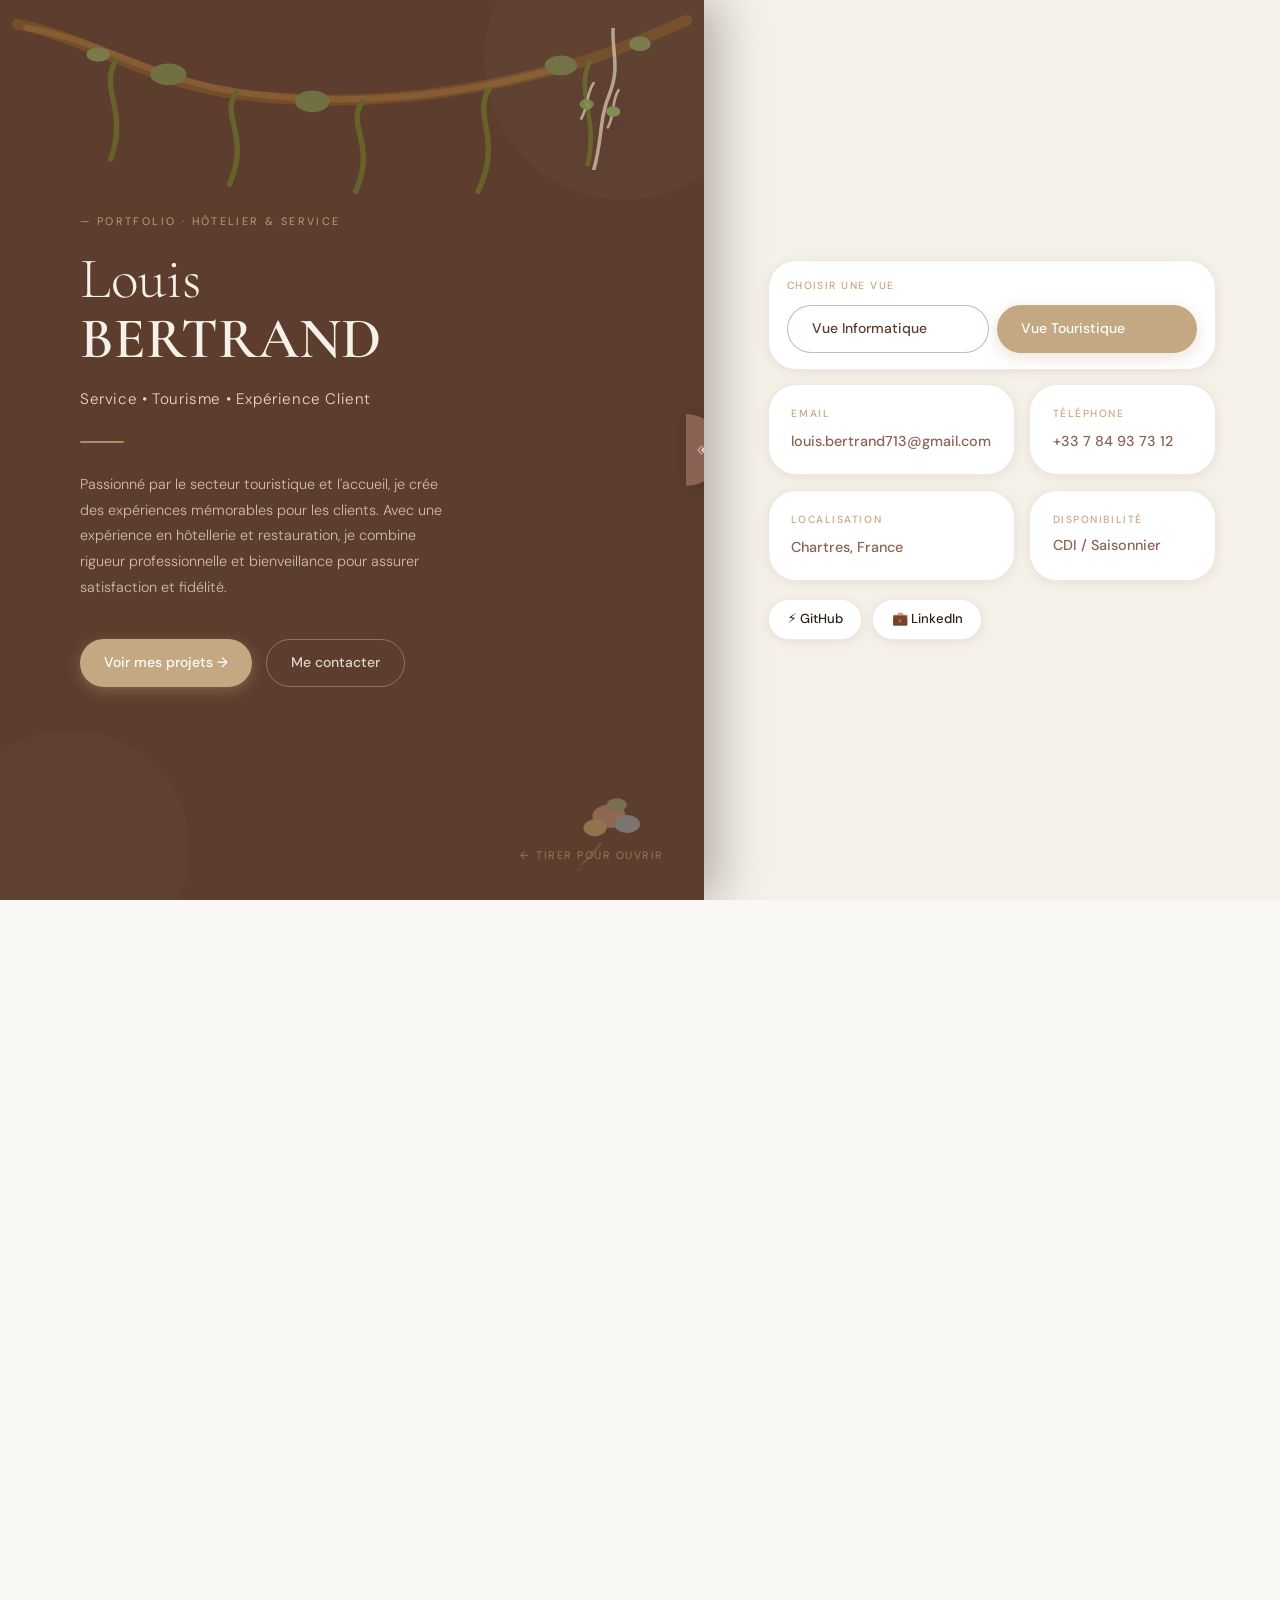
<file: html/index-tourisme.html>
<!doctype html>
<html lang="fr" class="locked">
  <head>
    <meta charset="UTF-8" />
    <meta name="viewport" content="width=device-width, initial-scale=1.0" />
    <title>Louis BERTRAND — Portfolio Tourisme</title>
    <link rel="preconnect" href="https://fonts.googleapis.com" />
    <link
      href="https://fonts.googleapis.com/css2?family=Cormorant+Garamond:ital,wght@0,300;0,400;0,600;1,300;1,400&family=DM+Sans:wght@300;400;500&display=swap"
      rel="stylesheet"
    />
    <link rel="stylesheet" href="../css/theme.css" />

    <!-- ============================================================
       ✏️  DONNÉES TOURISME — seul bloc à modifier pour personnaliser
       ============================================================ -->
    <script src="../js/tourisme-data.js"></script>
    <script src="../js/theme.js"></script>
    <script>
      const DATA = {
        name: "Louis BERTRAND",
        role: "Hôtelier · Gestionnaire d'Accueil",
        tagline: "Service • Tourisme • Expérience Client",
        email: "louis.bertrand713@gmail.com",
        phone: "+33 7 84 93 73 12",
        location: "Chartres, France",
        github: "https://github.com/Louis-bertrand-gh",
        linkedin: "https://linkedin.com/in/bertrand-louis",
        about:
          "Passionné par le secteur touristique et l'accueil, je crée des expériences mémorables pour les clients. Avec une expérience en hôtellerie et restauration, je combine rigueur professionnelle et bienveillance pour assurer satisfaction et fidélité.",
        skills: [
          {
            category: "Service",
            icon: "🍽️",
            items: [
              "Service bar & restauration",
              "Gestion d'inventaire",
              "Accueil client",
              "Prise de commande",
            ],
          },
          {
            category: "Gestion Hôtelière",
            icon: "🏨",
            items: [
              "Front Office",
              "Check-in/Check-out",
              "Réservations",
              "Gestion des chambres",
            ],
          },
          {
            category: "Compétences Humaines",
            icon: "👥",
            items: [
              "Communication multilingue",
              "Gestion du stress",
              "Travail en équipe",
              "Résolution de problèmes",
            ],
          },
          {
            category: "Outils",
            icon: "💻",
            items: [
              "PMS (Système de gestion hôtelière)",
              "Réservation en ligne",
              "Base de données client",
              "Outils administratifs",
            ],
          },
          {
            category: "Activités",
            icon: "🎭",
            items: [
              "Animation d'activités",
              "Conseil touristique",
              "Organisation d'événements",
              "Guide d'accueil",
            ],
          },
        ],
        education: [
          {
            period: "2024 — 2026",
            title: "BTS Services Informatiques aux Organisations (SIO)",
            option: "Solutions d'Infrastructure, Systèmes et Réseaux (SISR)",
            school: "Lycée Fulbert — Chartres",
          },
          {
            period: "2023 — 2024",
            title: "Terminale STI2D option ITEC",
            option: "Baccalauréat Technologique — Mention Assez Bien",
            school: "Lycée Rémi Belleau — Nogent-Le-Rotrou",
          },
          {
            period: "Stages & Formations",
            title: "Formation Continue en Tourisme",
            option: "Expériences pratiques dans l'hôtellerie",
            school: "Huttopia & partenaires touristiques",
          },
        ],
        experiences: [
          {
            period: "Juil. — Nov. 2025",
            role: "Saisonnier — Service Hôtelier",
            company: "Huttopia Village de Senonches",
            tasks: [
              "Service au bar et en salle.",
              "Accueil et orientation des clients.",
              "Gestion des réservations et check-in.",
            ],
            skills: [
              "Communication client",
              "Gestion du stress",
              "Organisation",
              "Réactivité",
              "Service en salle",
              "Teamwork",
            ],
          },
          {
            period: "Juil. — Août 2024",
            role: "Saisonnier — Service Hôtelier",
            company: "Huttopia Village de Senonches",
            tasks: [
              "Service au bar et accueil des clients.",
              "Entretien des espaces publics.",
              "Support administratif à la réception.",
            ],
            skills: [
              "Travail en équipe",
              "Autonomie",
              "Organisation",
              "Gestion d'inventaire",
              "Service de qualité",
            ],
          },
          {
            period: "Disponible",
            role: "Candidat — Tourisme",
            company: "Structures hôtelières ou touristiques",
            tasks: [
              "Recherche active de poste saisonnier ou permanent.",
              "Disponibilité pour missions ponctuelles.",
              "Adaptation à différents contextes touristiques.",
            ],
            skills: [
              "Flexibilité",
              "Motivation",
              "Apprentissage rapide",
              "Adaptabilité",
            ],
          },
        ],
        projects: TOURISM_PROJECTS || [],
        qualities: [
          "Souriant",
          "Courtois",
          "Ponctuel",
          "Curieux",
          "Rigoureux",
          "Motivé",
        ],
        languages: [
          { lang: "Français", level: "Natif", pct: 100 },
          { lang: "Anglais", level: "B2", pct: 70 },
        ],
        interests: ["🏖️ Tourisme", "🎬 Cinéma", "⚽ Sport", "🍽️ Gastronomie"],
      };
    </script>

    <style>
      /* ================================================================
     VARIABLES
  ================================================================ */
      :root {
        --cream: #f5f0e8;
        --warm-white: #faf8f4;
        --sand: #efe1c2;
        --leaf: #6e8f4a;
        --sky: #dbeaf4;
        --mountain: #9db4a8;
        --brown-dark: #5c3d2e;
        --brown-mid: #8b6355;
        --brown-light: #c4a882;
        --brown-pale: #e8d9c8;
        --text-main: #2c1f14;
        --text-muted: #7a6255;
        --border: rgba(139, 99, 85, 0.15);
        --shadow-sm: 0 2px 12px rgba(44, 31, 20, 0.07);
        --shadow-md: 0 8px 32px rgba(44, 31, 20, 0.11);
        --shadow-lg: 0 20px 60px rgba(44, 31, 20, 0.16);
        --panel-shadow: 12px 0 48px rgba(0, 0, 0, 0.3);
        --font-serif: "Cormorant Garamond", Georgia, serif;
        --font-sans: "DM Sans", system-ui, sans-serif;
        --radius-md: 1rem;
        --radius-lg: 1.75rem;
        --panel-ratio: 55vw;
        --drag-threshold: 0.4;
      }
      @media (max-width: 768px) {
        :root {
          --panel-ratio: 100vw;
        }
      }

      /* ================================================================
     BASE
  ================================================================ */
      *,
      *::before,
      *::after {
        box-sizing: border-box;
        margin: 0;
        padding: 0;
      }
      html {
        font-size: 16px;
        scroll-behavior: smooth;
      }
      html.locked {
        overflow: hidden;
      }
      body {
        font-family: var(--font-sans);
        background: var(--warm-white);
        color: var(--text-main);
        line-height: 1.65;
        overflow-x: hidden;
        position: relative;
      }
      body::before {
        content: "";
        position: fixed;
        inset: 0;
        pointer-events: none;
        z-index: 0;
        opacity: 0.24;
        background:
          radial-gradient(
            circle at 8% 88%,
            rgba(239, 225, 194, 0.45),
            transparent 28%
          ),
          radial-gradient(
            circle at 88% 10%,
            rgba(219, 234, 244, 0.45),
            transparent 32%
          );
      }
      ::-webkit-scrollbar {
        width: 5px;
      }
      ::-webkit-scrollbar-track {
        background: var(--cream);
      }
      ::-webkit-scrollbar-thumb {
        background: var(--brown-light);
        border-radius: 99px;
      }

      .btn {
        display: inline-flex;
        align-items: center;
        gap: 0.45rem;
        padding: 0.72rem 1.5rem;
        border-radius: 999px;
        font-family: var(--font-sans);
        font-size: 0.875rem;
        font-weight: 500;
        cursor: pointer;
        text-decoration: none;
        border: none;
        white-space: nowrap;
        transition:
          transform 0.2s ease,
          box-shadow 0.2s ease;
      }
      .btn:hover {
        transform: translateY(-2px);
      }
      .btn-primary {
        background: var(--brown-light);
        color: #fff;
        box-shadow: 0 4px 16px rgba(196, 168, 130, 0.35);
      }
      .btn-primary:hover {
        box-shadow: 0 8px 24px rgba(196, 168, 130, 0.45);
      }
      .btn-outline {
        background: transparent;
        color: rgba(245, 240, 232, 0.85);
        border: 1.5px solid rgba(245, 240, 232, 0.3);
      }
      .btn-outline:hover {
        background: rgba(245, 240, 232, 0.08);
      }

      /* ================================================================
     INTRO
  ================================================================ */
      #intro {
        position: fixed;
        inset: 0;
        z-index: 900;
        display: grid;
        grid-template-columns: var(--panel-ratio) 1fr;
        overflow: hidden;
        pointer-events: all;
      }
      #intro.is-gone {
        pointer-events: none;
        visibility: hidden;
      }

      #intro-panel {
        position: relative;
        background: var(--brown-dark);
        display: flex;
        flex-direction: column;
        justify-content: center;
        padding: 4.5rem 4rem 4.5rem 5rem;
        will-change: transform;
        cursor: grab;
        user-select: none;
        box-shadow: var(--panel-shadow);
        overflow: hidden;
      }
      #intro-panel:active {
        cursor: grabbing;
      }

      /* Décors lianes TOURISME */
      .deco-lianes-intro {
        position: absolute;
        pointer-events: none;
        opacity: 0.9;
        right: 1.2rem;
        top: 0.65rem;
        width: 168px;
        height: 176px;
        z-index: 3;
      }
      .deco-lianes-intro::before {
        content: none;
      }
      .deco-lianes-intro::after {
        content: "";
        position: absolute;
        left: 20px;
        top: 18px;
        width: 124px;
        height: 150px;
        opacity: 0.72;
        background: url('data:image/svg+xml,<svg xmlns="http://www.w3.org/2000/svg" viewBox="0 0 140 160"><path d="M86,0 C84,24 94,44 82,74 C70,102 74,126 64,160" stroke="%23e8d7bb" stroke-width="4" fill="none" stroke-linecap="round"/><path d="M64,62 C56,72 58,88 50,102" stroke="%23e8d7bb" stroke-width="3" fill="none" stroke-linecap="round"/><path d="M92,70 C84,82 88,98 80,112" stroke="%23e8d7bb" stroke-width="3" fill="none" stroke-linecap="round"/><ellipse cx="56" cy="86" rx="8" ry="6" fill="%2387a85c"/><ellipse cx="86" cy="94" rx="8" ry="6" fill="%2393b468"/></svg>')
          center top / contain no-repeat;
        filter: drop-shadow(0 5px 10px rgba(0, 0, 0, 0.18));
      }
      .deco-liane-garland {
        position: absolute;
        left: 0.6rem;
        top: 0.35rem;
        width: calc(100% - 1.2rem);
        height: 195px;
        pointer-events: none;
        opacity: 0.48;
        background: url('data:image/svg+xml,<svg xmlns="http://www.w3.org/2000/svg" viewBox="0 0 760 210"><path d="M8,20 C88,36 152,84 252,98 C380,114 500,100 622,66 C684,48 726,26 752,16" stroke="%23905f24" stroke-width="12" fill="none" stroke-linecap="round"/><path d="M18,24 C106,40 158,82 256,96 C372,112 494,102 612,68" stroke="%23b67c3a" stroke-width="7" fill="none" stroke-linecap="round"/><path d="M118,60 C98,92 132,114 112,170" stroke="%23738b2b" stroke-width="6" fill="none" stroke-linecap="round"/><path d="M252,96 C232,122 268,142 244,198" stroke="%23738b2b" stroke-width="6" fill="none" stroke-linecap="round"/><path d="M392,106 C372,132 408,152 384,206" stroke="%23738b2b" stroke-width="6" fill="none" stroke-linecap="round"/><path d="M532,92 C514,124 548,148 520,206" stroke="%23738b2b" stroke-width="6" fill="none" stroke-linecap="round"/><path d="M644,62 C628,96 654,122 642,176" stroke="%23738b2b" stroke-width="5" fill="none" stroke-linecap="round"/><ellipse cx="176" cy="76" rx="20" ry="12" fill="%2387a95b"/><ellipse cx="336" cy="106" rx="19" ry="12" fill="%2387a95b"/><ellipse cx="612" cy="66" rx="18" ry="11" fill="%2387a95b"/><ellipse cx="98" cy="54" rx="13" ry="8" fill="%2398bc68"/><ellipse cx="700" cy="42" rx="12" ry="8" fill="%2398bc68"/></svg>')
          center top / 100% auto no-repeat;
      }
      .deco-bouquet {
        position: absolute;
        right: 2.6rem;
        bottom: 1.2rem;
        width: 116px;
        height: 95px;
        pointer-events: none;
        opacity: 0.35;
        background: url('data:image/svg+xml,<svg xmlns="http://www.w3.org/2000/svg" viewBox="0 0 180 140"><path d="M48 128 L86 86" stroke="%236e8f4a" stroke-width="4"/><ellipse cx="98" cy="44" rx="26" ry="18" fill="%23f2b59a"/><ellipse cx="126" cy="56" rx="20" ry="14" fill="%23b7dce8"/><ellipse cx="76" cy="62" rx="18" ry="13" fill="%23f7d786"/><ellipse cx="110" cy="26" rx="16" ry="10" fill="%23a9cc8a"/><path d="M44 128 C60 118 70 112 90 108" stroke="%235c3d2e" stroke-width="3" fill="none"/></svg>')
          center / contain no-repeat;
      }

      /* Décors fond panneau */
      .deco-circle-top {
        position: absolute;
        top: -80px;
        right: -60px;
        width: 280px;
        height: 280px;
        border-radius: 50%;
        background: rgba(255, 255, 255, 0.025);
        pointer-events: none;
      }
      .deco-circle-bot {
        position: absolute;
        bottom: -70px;
        left: -50px;
        width: 240px;
        height: 240px;
        border-radius: 50%;
        background: rgba(255, 255, 255, 0.02);
        pointer-events: none;
      }
      .deco-arch {
        position: absolute;
        right: -44px;
        top: 50%;
        transform: translateY(-50%);
        width: 88px;
        height: 55%;
        background: var(--brown-dark);
        border-radius: 0 999px 999px 0;
        pointer-events: none;
        z-index: 2;
      }

      /* Texte panneau */
      .panel-eyebrow {
        font-size: 0.68rem;
        letter-spacing: 0.22em;
        text-transform: uppercase;
        color: var(--brown-light);
        margin-bottom: 1.1rem;
        opacity: 0.9;
      }
      .panel-name {
        font-family: var(--font-serif);
        font-size: clamp(2.8rem, 4.5vw, 4.4rem);
        font-weight: 300;
        color: var(--cream);
        line-height: 1.05;
      }
      .panel-name strong {
        font-weight: 600;
        display: block;
      }
      .panel-tagline {
        margin-top: 1.1rem;
        font-size: 0.95rem;
        font-weight: 300;
        color: var(--brown-pale);
        letter-spacing: 0.04em;
      }
      .panel-divider {
        width: 44px;
        height: 2px;
        background: var(--brown-light);
        margin: 1.8rem 0;
        border-radius: 2px;
        opacity: 0.75;
      }
      .panel-about {
        font-size: 0.9rem;
        line-height: 1.78;
        color: rgba(232, 217, 200, 0.82);
        max-width: 380px;
        font-weight: 300;
      }
      .panel-cta {
        display: flex;
        gap: 0.85rem;
        margin-top: 2.4rem;
        flex-wrap: wrap;
      }

      /* Zone droite crème */
      #intro-right {
        background: var(--cream);
        display: flex;
        align-items: center;
        padding: 0 4rem;
        transition: opacity 400ms ease 200ms;
      }
      #intro.is-opening #intro-right {
        opacity: 0;
      }

      .intro-info-grid {
        display: grid;
        grid-template-columns: 1fr 1fr;
        gap: 0.9rem;
        width: 100%;
        max-width: 580px;
      }
      .intro-view-choice {
        grid-column: 1 / -1;
        background: #fff;
        border: 1px solid var(--border);
        border-radius: var(--radius-lg);
        padding: 1rem 1.1rem;
        box-shadow: var(--shadow-sm);
      }
      .intro-view-choice-title {
        font-size: 0.65rem;
        letter-spacing: 0.14em;
        text-transform: uppercase;
        color: var(--brown-light);
        margin-bottom: 0.65rem;
        font-weight: 500;
      }
      .intro-view-choice-row {
        display: flex;
        gap: 0.55rem;
        flex-wrap: wrap;
      }
      .intro-view-btn {
        flex: 1;
        min-width: 180px;
        text-align: center;
      }
      .intro-view-btn.btn-outline {
        color: var(--brown-dark);
        border-color: rgba(92, 61, 46, 0.35);
        background: #fff;
      }
      .intro-view-btn.btn-outline:hover {
        background: var(--brown-pale);
      }
      .intro-info-card {
        background: #fff;
        border: 1px solid var(--border);
        border-radius: var(--radius-lg);
        padding: 1.25rem 1.4rem;
        box-shadow: var(--shadow-sm);
        transition:
          transform 0.2s ease,
          box-shadow 0.2s ease;
      }
      .intro-info-card:hover {
        transform: translateY(-3px);
        box-shadow: var(--shadow-md);
      }
      .intro-info-card a {
        cursor: pointer;
      }
      .intro-info-card.clickable {
        cursor: pointer;
      }
      .intro-info-label {
        font-size: 0.65rem;
        letter-spacing: 0.15em;
        text-transform: uppercase;
        color: var(--brown-light);
        margin-bottom: 0.35rem;
        font-weight: 500;
      }
      .intro-info-value {
        font-size: 0.9rem;
        font-weight: 500;
        color: var(--brown-mid);
        text-decoration: none;
        cursor: pointer;
      }
      .intro-social {
        grid-column: 1 / -1;
        display: flex;
        gap: 0.65rem;
        margin-top: 0.2rem;
      }
      .intro-social-link {
        display: inline-flex;
        align-items: center;
        gap: 0.4rem;
        padding: 0.55rem 1.15rem;
        border-radius: 999px;
        background: #fff;
        border: 1px solid var(--border);
        font-size: 0.82rem;
        font-weight: 500;
        color: var(--text-main);
        text-decoration: none;
        box-shadow: var(--shadow-sm);
        transition:
          background 0.2s,
          transform 0.2s;
      }
      .intro-social-link:hover {
        background: var(--brown-pale);
        transform: translateY(-2px);
      }

      /* Poignée drag */
      #drag-handle {
        position: absolute;
        right: -18px;
        top: 50%;
        transform: translateY(-50%);
        z-index: 10;
        width: 36px;
        height: 72px;
        border-radius: 0 99px 99px 0;
        background: var(--brown-mid);
        box-shadow: 4px 0 16px rgba(0, 0, 0, 0.2);
        display: flex;
        align-items: center;
        justify-content: center;
        cursor: grab;
        transition:
          background 0.2s,
          width 0.15s ease;
      }
      #intro-panel:hover #drag-handle {
        background: var(--brown-light);
        width: 42px;
      }
      #drag-handle svg {
        width: 16px;
        height: 16px;
        fill: none;
        stroke: rgba(255, 255, 255, 0.85);
        stroke-width: 2.2;
        stroke-linecap: round;
        stroke-linejoin: round;
        animation: nudge 1.8s ease-in-out infinite;
      }
      @keyframes nudge {
        0%,
        100% {
          transform: translateX(0);
          opacity: 0.85;
        }
        50% {
          transform: translateX(3px);
          opacity: 1;
        }
      }

      #drag-hint {
        position: absolute;
        bottom: 2.2rem;
        right: 2.5rem;
        font-size: 0.68rem;
        letter-spacing: 0.14em;
        text-transform: uppercase;
        color: rgba(196, 168, 130, 0.55);
        display: flex;
        align-items: center;
        gap: 0.4rem;
        animation: fadeHint 2.5s ease-in-out infinite;
        pointer-events: none;
      }
      @keyframes fadeHint {
        0%,
        100% {
          opacity: 0.55;
        }
        50% {
          opacity: 0.9;
        }
      }

      #drag-progress {
        position: absolute;
        bottom: 0;
        left: 0;
        height: 3px;
        width: 0%;
        background: linear-gradient(
          90deg,
          var(--brown-light),
          var(--brown-pale)
        );
        border-radius: 2px;
        pointer-events: none;
      }

      /* États drag */
      #intro-panel.is-dragging {
        transition: none !important;
      }
      #intro-panel.past-threshold #drag-handle {
        background: var(--brown-pale);
      }
      #intro-panel.past-threshold #drag-handle svg {
        stroke: var(--brown-dark);
      }
      #intro-panel.is-opening {
        transition: transform 720ms cubic-bezier(0.76, 0, 0.24, 1) !important;
        transform: translateX(-110%) !important;
      }

      /* Flash */
      #open-flash {
        position: fixed;
        inset: 0;
        z-index: 800;
        background: var(--cream);
        opacity: 0;
        pointer-events: none;
        transition: opacity 60ms ease;
      }
      #open-flash.flash-in {
        opacity: 0.5;
      }
      #open-flash.flash-out {
        opacity: 0;
        transition: opacity 500ms ease;
      }

      /* Mobile intro */
      @media (max-width: 768px) {
        #intro {
          grid-template-columns: 1fr;
        }
        #intro-panel {
          padding: 5rem 2rem 3rem;
        }
        #intro-right {
          display: none;
        }
        #drag-hint {
          bottom: 3rem;
          right: 50%;
          transform: translateX(50%);
        }
        .panel-cta {
          flex-direction: column;
        }
        .btn {
          justify-content: center;
        }
        .deco-liane-garland,
        .deco-bouquet {
          display: none;
        }
        .deco-lianes-intro {
          right: 0.6rem;
          top: 0.55rem;
          width: 118px;
          height: 126px;
        }
        .deco-lianes-intro::before {
          height: 64px;
        }
        #contact .section-wrap {
          padding-bottom: 5rem;
        }
      }

      /* ================================================================
     PORTFOLIO CONTENT
  ================================================================ */
      #portfolio {
        opacity: 0;
        transform: translateY(18px);
        pointer-events: none;
        transition:
          opacity 600ms ease 200ms,
          transform 600ms ease 200ms;
      }
      #portfolio.is-revealed {
        opacity: 1;
        transform: none;
        pointer-events: all;
      }

      /* Nav */
      #navbar {
        position: fixed;
        top: 0;
        left: 0;
        right: 0;
        z-index: 500;
        display: flex;
        align-items: center;
        justify-content: space-between;
        padding: 1rem 4rem;
        background: rgba(250, 248, 244, 0.92);
        backdrop-filter: blur(14px);
        border-bottom: 1px solid var(--border);
        transform: none;
        transition: transform 0.4s cubic-bezier(0.4, 0, 0.2, 1);
      }
      #navbar.nav-visible {
        transform: none;
      }
      .nav-logo {
        font-family: var(--font-serif);
        font-size: 1.05rem;
        font-weight: 600;
        color: var(--brown-dark);
        text-decoration: none;
        letter-spacing: 0.02em;
      }
      .navbar-btn {
        font-size: 0.78rem !important;
        padding: 0.55rem 1.2rem !important;
      }
      .nav-view-menu {
        position: relative;
        z-index: 510;
      }
      .nav-view-menu::after {
        content: "";
        position: absolute;
        left: 0;
        right: 0;
        top: 100%;
        height: 12px;
      }
      .nav-view-toggle {
        font-family: var(--font-sans);
        font-size: 0.74rem;
        letter-spacing: 0.1em;
        text-transform: uppercase;
        color: #fff;
        font-weight: 600;
        background: var(--brown-light);
        border: 1px solid transparent;
        border-radius: 999px;
        padding: 0.48rem 0.9rem;
        cursor: pointer;
      }
      .nav-view-toggle::after {
        content: " \25BE";
        font-size: 0.68rem;
      }
      .nav-view-dropdown {
        position: absolute;
        top: calc(100% - 1px);
        left: 0;
        min-width: 208px;
        background: #fff;
        border: 1px solid var(--border);
        border-radius: 0.85rem;
        box-shadow: var(--shadow-sm);
        padding: 0.35rem;
        display: none;
      }
      .nav-view-menu:hover .nav-view-dropdown,
      .nav-view-menu:focus-within .nav-view-dropdown {
        display: block;
      }
      .nav-view-dropdown a {
        display: block;
        text-decoration: none;
        color: var(--brown-dark);
        font-size: 0.82rem;
        font-weight: 600;
        background: rgba(92, 61, 46, 0.06);
        border-radius: 0.6rem;
        padding: 0.48rem 0.6rem;
      }
      .nav-view-dropdown a:hover {
        background: var(--brown-light);
        color: #fff;
        font-weight: 600;
      }
      .nav-view-dropdown a.is-active {
        background: rgba(196, 168, 130, 0.34);
        color: var(--brown-dark);
        font-weight: 500;
      }
      .nav-links {
        display: flex;
        margin-left: 0.35rem;
        gap: 2.2rem;
        list-style: none;
      }
      .nav-links a {
        font-size: 0.78rem;
        letter-spacing: 0.1em;
        text-transform: uppercase;
        color: var(--text-muted);
        text-decoration: none;
        transition: color 0.2s;
      }
      .nav-links a:hover {
        color: var(--brown-dark);
      }
      @media (max-width: 768px) {
        #navbar {
          padding: 1rem 1.5rem;
        }
        .nav-links {
          display: none;
        }
        .nav-view-toggle {
          padding: 0.42rem 0.72rem;
        }
      }

      /* Section layout */
      .section-wrap {
        max-width: 1280px;
        margin: 0 auto;
        padding: 7rem 5rem;
      }
      .nature-vines {
        position: static;
        overflow: visible;
      }
      @media (max-width: 900px) {
        .section-wrap {
          padding: 5rem 1.8rem;
        }
      }

      .section-header {
        display: flex;
        align-items: center;
        gap: 1.5rem;
        margin-bottom: 3.5rem;
      }
      .section-tag {
        font-size: 0.65rem;
        letter-spacing: 0.2em;
        text-transform: uppercase;
        color: var(--brown-light);
        writing-mode: vertical-rl;
        transform: rotate(180deg);
        flex-shrink: 0;
      }
      .section-title {
        font-family: var(--font-serif);
        font-size: clamp(1.9rem, 3.2vw, 2.9rem);
        font-weight: 300;
        color: var(--text-main);
        line-height: 1.1;
      }
      .section-title em {
        font-style: italic;
        color: var(--brown-mid);
      }
      .section-line {
        flex: 1;
        height: 1px;
        background: var(--border);
      }

      /* Skills */
      #skills {
        background: var(--cream);
      }
      .skills-grid {
        display: grid;
        grid-template-columns: repeat(auto-fill, minmax(210px, 1fr));
        gap: 1.1rem;
      }
      .skill-card {
        background: #fff;
        border: 1px solid var(--border);
        border-radius: var(--radius-lg);
        padding: 1.7rem 1.5rem;
        position: relative;
        overflow: hidden;
        transition:
          transform 0.25s ease,
          box-shadow 0.25s ease;
      }
      .skill-card::before {
        content: "";
        position: absolute;
        top: 0;
        left: 0;
        right: 0;
        height: 3px;
        background: linear-gradient(90deg, var(--brown-light), transparent);
      }
      .skill-card:hover {
        transform: translateY(-5px);
        box-shadow: var(--shadow-md);
      }
      .skill-icon {
        font-size: 1.5rem;
        margin-bottom: 0.7rem;
      }
      .skill-cat {
        font-size: 0.7rem;
        letter-spacing: 0.13em;
        text-transform: uppercase;
        color: var(--brown-light);
        margin-bottom: 0.8rem;
        font-weight: 500;
      }
      .skill-items {
        list-style: none;
      }
      .skill-items li {
        font-size: 0.86rem;
        color: var(--text-muted);
        padding: 0.28rem 0;
        border-bottom: 1px solid var(--border);
        display: flex;
        align-items: center;
        gap: 0.45rem;
      }
      .skill-items li:last-child {
        border: none;
      }
      .skill-items li::before {
        content: "▸";
        color: var(--brown-light);
        font-size: 0.65rem;
        flex-shrink: 0;
      }

      /* Timeline */
      .timeline {
        position: relative;
        padding-left: 2rem;
        max-width: 680px;
      }
      .timeline::before {
        content: "";
        position: absolute;
        left: 0;
        top: 0;
        bottom: 0;
        width: 2px;
        background: linear-gradient(
          180deg,
          var(--brown-light) 0%,
          transparent 100%
        );
      }
      .timeline-item {
        position: relative;
        padding-left: 2.8rem;
        margin-bottom: 2.8rem;
        opacity: 0;
        transform: translateX(-16px);
        transition:
          opacity 0.55s ease,
          transform 0.55s ease;
        border-radius: 0.8rem;
      }
      .timeline-item.in-view {
        opacity: 1;
        transform: none;
      }
      .timeline-item::before {
        content: "";
        position: absolute;
        left: -2.35rem;
        top: 0.3rem;
        width: 10px;
        height: 10px;
        border-radius: 50%;
        background: var(--brown-light);
        border: 2px solid var(--cream);
        box-shadow: 0 0 0 3px var(--brown-pale);
      }
      .timeline-period {
        font-size: 0.72rem;
        letter-spacing: 0.12em;
        text-transform: uppercase;
        color: var(--brown-light);
        margin-bottom: 0.35rem;
        transition: color 0.3s cubic-bezier(0.4, 0, 0.2, 1);
      }
      .timeline-title {
        font-family: var(--font-serif);
        font-size: 1.25rem;
        font-weight: 600;
        color: var(--text-main);
        margin-bottom: 0.15rem;
      }
      .timeline-sub {
        font-size: 0.84rem;
        color: var(--text-muted);
        font-style: italic;
        margin-bottom: 0.2rem;
      }
      .timeline-school {
        font-size: 0.82rem;
        color: var(--brown-mid);
        font-weight: 500;
      }
      .timeline-tasks {
        list-style: none;
        margin-top: 0.75rem;
      }
      .timeline-tasks li {
        font-size: 0.87rem;
        color: var(--text-muted);
        padding: 0.22rem 0;
        display: flex;
        gap: 0.5rem;
      }
      .timeline-tasks li::before {
        content: "—";
        color: var(--brown-light);
        flex-shrink: 0;
      }

      .exp-item-with-skills {
        transition: all 0.25s ease;
      }
      .exp-item-with-skills:hover {
        transform: scale(1.03);
        box-shadow: 0 8px 24px rgba(44, 31, 20, 0.15);
        padding-top: 0.6rem;
        padding-bottom: 0.6rem;
      }
      .exp-content-wrapper {
        display: grid;
        grid-template-columns: 1fr 1fr;
        gap: 2rem;
        margin-top: 1rem;
      }
      .exp-column-tasks {
        flex: 1;
      }
      .exp-column-skills {
        flex: 1;
      }
      .exp-skills-tags {
        display: flex;
        flex-wrap: wrap;
        gap: 0.5rem;
        align-items: flex-start;
      }
      .exp-skill-tag {
        font-size: 0.7rem;
        padding: 0.28rem 0.65rem;
        border-radius: 999px;
        background: var(--brown-pale);
        color: var(--brown-dark);
        font-weight: 500;
        transition: all 0.3s cubic-bezier(0.4, 0, 0.2, 1);
        opacity: 0.85;
        width: fit-content;
        display: inline-flex;
        align-items: center;
        white-space: nowrap;
      }
      .exp-item-with-skills:hover .exp-skill-tag {
        background: var(--brown-dark);
        color: var(--brown-pale);
        opacity: 1;
        transform: translateY(-2px);
      }
      .exp-item-with-skills:hover .timeline-period {
        color: var(--brown-dark);
      }
      @media (max-width: 900px) {
        .exp-content-wrapper {
          grid-template-columns: 1fr;
          gap: 1rem;
        }
        .exp-column-skills {
          border-top: 1px solid var(--border);
          padding-top: 1rem;
        }
      }
      @media (max-width: 600px) {
        .exp-item-with-skills:hover {
          transform: scale(1.01);
        }
      }

      /* Projects */
      #projects {
        background: var(--cream);
      }
      .projects-grid {
        display: grid;
        grid-template-columns: repeat(auto-fill, minmax(290px, 1fr));
        gap: 1.4rem;
      }
      .project-card {
        background: #fff;
        border: 1px solid var(--border);
        border-radius: var(--radius-lg);
        padding: 2rem;
        display: flex;
        flex-direction: column;
        gap: 0.9rem;
        position: relative;
        overflow: hidden;
        cursor: pointer;
        opacity: 0;
        transform: translateY(20px);
        transition:
          opacity 0.5s ease,
          transform 0.5s ease,
          box-shadow 0.25s ease;
      }
      .project-card.in-view {
        opacity: 1;
        transform: none;
      }
      .project-card:hover {
        transform: translateY(-5px);
        box-shadow: var(--shadow-md);
      }
      .project-card::after {
        content: "";
        position: absolute;
        bottom: 0;
        right: 0;
        width: 70px;
        height: 70px;
        background: var(--brown-pale);
        border-radius: 999px 0 0 0;
        opacity: 0.35;
        pointer-events: none;
      }
      .project-title {
        font-family: var(--font-serif);
        font-size: 1.25rem;
        font-weight: 600;
        color: var(--text-main);
      }
      .project-image {
        width: 100%;
        height: 160px;
        background-color: #f0f0f0;
        background-position: center;
        background-repeat: no-repeat;
        background-size: var(--image-zoom, 100%);
        border-radius: var(--radius-md);
        margin: 0.8rem 0;
        overflow: hidden;
      }
      .project-desc {
        font-size: 0.87rem;
        line-height: 1.72;
        color: var(--text-muted);
        flex: 1;
      }
      .tag-row {
        display: flex;
        flex-wrap: wrap;
        gap: 0.4rem;
      }
      .tag {
        font-size: 0.7rem;
        padding: 0.22rem 0.65rem;
        border-radius: 999px;
        background: var(--brown-pale);
        color: var(--brown-dark);
        font-weight: 500;
      }
      .project-link {
        display: inline-flex;
        align-items: center;
        gap: 0.35rem;
        font-size: 0.82rem;
        font-weight: 500;
        color: var(--brown-mid);
        text-decoration: none;
        transition: color 0.2s;
      }
      .project-link:hover {
        color: var(--brown-dark);
      }

      /* About strip */
      #experience {
        background: var(--cream);
      }
      #about-strip {
        background: var(--brown-dark);
        padding: 5rem 0;
      }
      .about-inner {
        max-width: 1280px;
        margin: 0 auto;
        padding: 0 5rem;
        display: grid;
        grid-template-columns: repeat(3, 1fr);
        gap: 3rem;
      }
      @media (max-width: 900px) {
        .about-inner {
          grid-template-columns: 1fr;
          padding: 0 1.8rem;
          gap: 2.2rem;
        }
      }
      .about-block-title {
        font-family: var(--font-serif);
        font-size: 0.85rem;
        font-weight: 600;
        color: var(--brown-light);
        letter-spacing: 0.1em;
        text-transform: uppercase;
        margin-bottom: 1.2rem;
      }
      .quality-list {
        display: flex;
        flex-wrap: wrap;
        gap: 0.5rem;
      }
      .quality-chip {
        padding: 0.38rem 0.9rem;
        border-radius: 999px;
        border: 1px solid rgba(196, 168, 130, 0.3);
        font-size: 0.82rem;
        color: var(--brown-pale);
      }
      .lang-item {
        margin-bottom: 1.1rem;
      }
      .lang-name {
        display: flex;
        justify-content: space-between;
        font-size: 0.87rem;
        color: var(--brown-pale);
        margin-bottom: 0.4rem;
      }
      .lang-bar {
        height: 4px;
        background: rgba(255, 255, 255, 0.1);
        border-radius: 99px;
        overflow: hidden;
      }
      .lang-fill {
        height: 100%;
        background: linear-gradient(
          90deg,
          var(--brown-light),
          var(--brown-pale)
        );
        border-radius: 99px;
        width: 0;
        transition: width 1.2s cubic-bezier(0.4, 0, 0.2, 1);
      }
      .interest-list {
        display: flex;
        flex-wrap: wrap;
        gap: 0.55rem;
      }
      .interest-chip {
        padding: 0.42rem 1rem;
        border-radius: 999px;
        background: rgba(255, 255, 255, 0.06);
        border: 1px solid rgba(255, 255, 255, 0.1);
        font-size: 0.84rem;
        color: var(--brown-pale);
      }

      /* Contact */
      #contact {
        text-align: center;
      }
      .contact-inner {
        max-width: 660px;
        margin: 0 auto;
      }
      .contact-title {
        font-family: var(--font-serif);
        font-size: clamp(2.3rem, 4vw, 3.5rem);
        font-weight: 300;
        color: var(--text-main);
        margin-bottom: 0.9rem;
      }
      .contact-title em {
        color: var(--brown-mid);
        font-style: italic;
      }
      .contact-sub {
        font-size: 0.95rem;
        color: var(--text-muted);
        margin-bottom: 2.2rem;
        line-height: 1.7;
      }
      .contact-links {
        display: flex;
        justify-content: center;
        flex-wrap: wrap;
        gap: 0.9rem;
      }
      .contact-links .btn-primary {
        background: var(--brown-dark);
      }

      footer {
        text-align: center;
        padding: 1.8rem;
        font-size: 0.76rem;
        color: var(--text-muted);
        border-top: 1px solid var(--border);
      }
      [data-theme="dark"] .deco-lianes-intro::after {
        filter: drop-shadow(0 8px 14px rgba(0, 0, 0, 0.45)) brightness(1.08)
          saturate(1.04);
      }
    </style>
  </head>
  <body>
    <!-- ══════════════════ INTRO ══════════════════ -->
    <div id="intro">
      <div id="intro-panel">
        <div class="deco-liane-garland"></div>
        <div class="deco-circle-top"></div>
        <div class="deco-circle-bot"></div>
        <div class="deco-arch"></div>
        <div class="deco-lianes-intro"></div>
        <div class="deco-bouquet"></div>

        <p class="panel-eyebrow">— Portfolio · Hôtelier & Service</p>
        <h1 class="panel-name">Louis<strong>BERTRAND</strong></h1>
        <p class="panel-tagline">Service • Tourisme • Expérience Client</p>
        <div class="panel-divider"></div>
        <p class="panel-about">
          Passionné par le secteur touristique et l'accueil, je crée des
          expériences mémorables pour les clients. Avec une expérience en
          hôtellerie et restauration, je combine rigueur professionnelle et
          bienveillance pour assurer satisfaction et fidélité.
        </p>
        <div class="panel-cta">
          <a href="#projects" class="btn btn-primary">Voir mes projets →</a>
          <a href="#contact" class="btn btn-outline">Me contacter</a>
        </div>

        <div id="drag-handle">
          <svg viewBox="0 0 24 24">
            <polyline points="15 18 9 12 15 6" />
            <polyline points="9 18 3 12 9 6" opacity=".5" />
          </svg>
        </div>
        <div id="drag-progress"></div>
        <div id="drag-hint"><span>←</span> Tirer pour ouvrir</div>
      </div>

      <div id="intro-right">
        <div class="intro-info-grid">
          <div class="intro-view-choice">
            <div class="intro-view-choice-title">Choisir Une Vue</div>
            <div class="intro-view-choice-row">
              <a href="index.html" class="btn btn-outline intro-view-btn">
                Vue Informatique
              </a>
              <a
                href="#projects"
                class="btn btn-primary intro-view-btn"
                data-open-tourism
              >
                Vue Touristique
              </a>
            </div>
          </div>
          <div class="intro-info-card">
            <div class="intro-info-label">Email</div>
            <a
              href="mailto:louis.bertrand713@gmail.com"
              class="intro-info-value"
              >louis.bertrand713@gmail.com</a
            >
          </div>
          <div class="intro-info-card">
            <div class="intro-info-label">Téléphone</div>
            <a href="tel:+33784937312" class="intro-info-value"
              >+33 7 84 93 73 12</a
            >
          </div>
          <div class="intro-info-card">
            <div class="intro-info-label">Localisation</div>
            <a
              href="https://www.google.com/maps/search/Chartres,+France"
              target="_blank"
              class="intro-info-value"
              >Chartres, France</a
            >
          </div>
          <div class="intro-info-card">
            <div class="intro-info-label">Disponibilité</div>
            <div class="intro-info-value">CDI / Saisonnier</div>
          </div>
          <div class="intro-social">
            <a
              href="https://github.com/Louis-bertrand-gh"
              target="_blank"
              class="intro-social-link"
              >⚡ GitHub</a
            >
            <a
              href="https://linkedin.com/in/bertrand-louis"
              target="_blank"
              class="intro-social-link"
              >💼 LinkedIn</a
            >
          </div>
        </div>
      </div>
    </div>
    <div id="open-flash"></div>

    <!-- ══════════════════ PORTFOLIO ══════════════════ -->
    <nav id="navbar">
      <a href="#" class="nav-logo">Louis BERTRAND</a>
      <div class="nav-view-menu">
        <button type="button" class="nav-view-toggle">
          Portfolio Tourisme
        </button>
        <div class="nav-view-dropdown">
          <a href="index.html">Portfolio Informatique</a>
          <a href="index-tourisme.html" class="is-active">Portfolio Tourisme</a>
        </div>
      </div>
      <ul class="nav-links">
        <li><a href="#skills">Compétences</a></li>
        <li><a href="#education">Formation</a></li>
        <li><a href="#experience">Expériences</a></li>
        <li><a href="#projects">Projets</a></li>
        <li><a href="#contact">Contact</a></li>
      </ul>
      <a
        href="../docs/cv-tourisme.pdf"
        class="btn btn-primary navbar-btn"
        download
      >
        Telecharger mon CV
      </a>
    </nav>

    <main id="portfolio">
      <section id="skills">
        <div class="section-wrap">
          <div class="section-header">
            <span class="section-tag">Savoir-faire</span>
            <h2 class="section-title">Mes <em>Compétences</em></h2>
            <div class="section-line"></div>
          </div>
          <div class="skills-grid" id="skills-grid"></div>
        </div>
      </section>

      <section id="education">
        <div class="section-wrap">
          <div class="section-header">
            <span class="section-tag">Cursus</span>
            <h2 class="section-title">Parcours <em>Scolaire</em></h2>
            <div class="section-line"></div>
          </div>
          <div class="timeline" id="edu-timeline"></div>
        </div>
      </section>

      <section id="experience">
        <div class="section-wrap">
          <div class="section-header">
            <span class="section-tag">Terrain</span>
            <h2 class="section-title">Expériences <em>Professionnelles</em></h2>
            <div class="section-line"></div>
          </div>
          <div class="timeline" id="exp-timeline"></div>
        </div>
      </section>

      <section id="projects">
        <div class="section-wrap">
          <div class="section-header">
            <span class="section-tag">Réalisations</span>
            <h2 class="section-title">Mes <em>Projets</em></h2>
            <div class="section-line"></div>
          </div>
          <div class="projects-grid" id="projects-grid"></div>
        </div>
      </section>

      <div id="about-strip">
        <div class="about-inner">
          <div>
            <p class="about-block-title">Qualités</p>
            <div class="quality-list" id="quality-list"></div>
          </div>
          <div>
            <p class="about-block-title">Langues</p>
            <div id="lang-list"></div>
          </div>
          <div>
            <p class="about-block-title">Centres d'intérêt</p>
            <div class="interest-list" id="interest-list"></div>
          </div>
        </div>
      </div>

      <section id="contact">
        <div class="section-wrap">
          <div class="contact-inner">
            <h2 class="contact-title">Travaillons <em>ensemble</em></h2>
            <p class="contact-sub">
              Disponible pour des missions en tourisme, hôtellerie et
              restauration.
            </p>
            <div class="contact-links" id="contact-links"></div>
          </div>
        </div>
      </section>
    </main>

    <footer><p id="site-footer"></p></footer>

    <script>
      /* ================================================================
     INTRO — drag / touch / ouverture
  ================================================================ */
      (() => {
        "use strict";
        const intro = document.getElementById("intro");
        const panel = document.getElementById("intro-panel");
        const progress = document.getElementById("drag-progress");
        const flash = document.getElementById("open-flash");
        const hint = document.getElementById("drag-hint");

        const THRESHOLD = 0.4;
        const OPEN_DURATION = 360;

        let isDragging = false,
          startX = 0,
          currentDrag = 0,
          panelWidth = 0,
          opened = false,
          rafId = null,
          hasMovedEnough = false;

        const getX = (e) => (e.touches ? e.touches[0].clientX : e.clientX);
        const clampDrag = (px) => Math.min(0, Math.max(-panelWidth, px));
        const setProgress = (r) => {
          if (progress) progress.style.width = Math.min(r * 100, 100) + "%";
        };
        const setShadow = (r) => {
          panel.style.boxShadow = `${12 + r * 8}px 0 ${48 + r * 24}px rgba(0,0,0,${(0.3 - r * 0.2).toFixed(2)})`;
        };

        const applyTransform = () => {
          panel.style.transform = `translateX(${currentDrag}px)`;
          rafId = null;
        };
        const scheduleRaf = () => {
          if (!rafId) rafId = requestAnimationFrame(applyTransform);
        };

        const openIntro = () => {
          if (opened) return;
          opened = true;
          isDragging = false;
          panel.classList.remove("is-dragging", "past-threshold");
          panel.classList.add("is-opening");
          intro.classList.add("is-opening");
          if (flash) {
            flash.classList.add("flash-in");
            setTimeout(
              () => flash.classList.replace("flash-in", "flash-out"),
              80,
            );
          }
          if (hint) hint.style.opacity = "0";
          setProgress(1);
          setTimeout(() => {
            intro.classList.add("is-gone");
            document.documentElement.classList.remove("locked");
            document.getElementById("navbar")?.classList.add("nav-visible");
            document.getElementById("portfolio")?.classList.add("is-revealed");
            document.dispatchEvent(new CustomEvent("intro:opened"));
            if (flash) flash.style.display = "none";
          }, OPEN_DURATION + 120);
        };

        const snapBack = () => {
          panel.classList.remove("is-dragging", "past-threshold");
          panel.style.transition =
            "transform 380ms cubic-bezier(0.34,1.56,0.64,1), box-shadow 380ms ease";
          panel.style.transform = "translateX(0)";
          panel.style.boxShadow = "";
          setProgress(0);
          setTimeout(() => {
            panel.style.transition = "";
          }, 400);
        };

        /* Souris */
        panel.addEventListener("mousedown", (e) => {
          if (opened) return;
          isDragging = true;
          startX = getX(e);
          panelWidth = panel.getBoundingClientRect().width;
          hasMovedEnough = false;
          panel.classList.add("is-dragging");
          panel.style.transition = "none";
          document.addEventListener("mousemove", onMove, { passive: true });
          document.addEventListener("mouseup", onUp);
        });

        const onMove = (e) => {
          if (!isDragging) return;
          currentDrag = clampDrag(getX(e) - startX);
          const r = Math.abs(currentDrag) / panelWidth;
          if (Math.abs(currentDrag) > 5) hasMovedEnough = true;
          scheduleRaf();
          setProgress(r);
          setShadow(r);
          panel.classList.toggle("past-threshold", r >= THRESHOLD);
        };

        const onUp = () => {
          document.removeEventListener("mousemove", onMove);
          document.removeEventListener("mouseup", onUp);
          if (!isDragging) return;
          isDragging = false;
          if (!hasMovedEnough) {
            openIntro();
          } else {
            Math.abs(currentDrag) / panelWidth >= THRESHOLD
              ? openIntro()
              : snapBack();
          }
        };

        /* Touch */
        panel.addEventListener(
          "touchstart",
          (e) => {
            if (opened) return;
            isDragging = true;
            startX = getX(e);
            panelWidth = panel.getBoundingClientRect().width;
            hasMovedEnough = false;
            panel.classList.add("is-dragging");
            panel.style.transition = "none";
          },
          { passive: true },
        );

        panel.addEventListener(
          "touchmove",
          (e) => {
            if (!isDragging) return;
            currentDrag = clampDrag(getX(e) - startX);
            const r = Math.abs(currentDrag) / panelWidth;
            if (Math.abs(currentDrag) > 5) hasMovedEnough = true;
            scheduleRaf();
            setProgress(r);
            setShadow(r);
            if (Math.abs(currentDrag) > 8) e.preventDefault();
            panel.classList.toggle("past-threshold", r >= THRESHOLD);
          },
          { passive: false },
        );

        const onTouchEnd = () => {
          if (!isDragging) return;
          isDragging = false;
          if (!hasMovedEnough) {
            openIntro();
          } else {
            Math.abs(currentDrag) / panelWidth >= THRESHOLD
              ? openIntro()
              : snapBack();
          }
        };
        panel.addEventListener("touchend", onTouchEnd);
        panel.addEventListener("touchcancel", onTouchEnd);
        panel.addEventListener("dragstart", (e) => e.preventDefault());

        /* Accessibilité clavier */
        panel.setAttribute("tabindex", "0");
        panel.addEventListener("keydown", (e) => {
          if (e.key === "Enter" || e.key === " ") {
            e.preventDefault();
            openIntro();
          }
        });

        /* Cartes info cliquables */
        document.querySelectorAll(".intro-info-card").forEach((card) => {
          const link = card.querySelector("a");
          if (link) {
            card.classList.add("clickable");
            card.addEventListener("click", () => {
              if (link.href.startsWith("http")) {
                window.open(link.href, "_blank");
              } else {
                window.location.href = link.href;
              }
            });
          }
        });

        /* Boutons CTA avec lien vers sections */
        document.querySelectorAll(".panel-cta a").forEach((btn) => {
          btn.addEventListener("click", (e) => {
            const href = btn.getAttribute("href");
            if (href && (href === "#projects" || href === "#contact")) {
              e.preventDefault();
              openIntro();
              setTimeout(() => {
                const target = document.querySelector(href);
                if (target) target.scrollIntoView({ behavior: "smooth" });
              }, OPEN_DURATION + 200);
            }
          });
        });

        /* Bouton vue touristique depuis le sélecteur de droite */
        document.querySelectorAll("[data-open-tourism]").forEach((btn) => {
          btn.addEventListener("click", (e) => {
            e.preventDefault();
            openIntro();
            setTimeout(() => {
              const target = document.querySelector("#projects");
              if (target) target.scrollIntoView({ behavior: "smooth" });
            }, OPEN_DURATION + 200);
          });
        });
      })();

      /* ================================================================
     PORTFOLIO — build DOM + interactions
  ================================================================ */
      (() => {
        "use strict";

        const buildDOM = () => {
          /* Compétences */
          const sg = document.getElementById("skills-grid");
          DATA.skills.forEach((s) => {
            sg.insertAdjacentHTML(
              "beforeend",
              `<div class="skill-card">
            <div class="skill-icon">${s.icon}</div>
            <div class="skill-cat">${s.category}</div>
            <ul class="skill-items">${s.items.map((i) => `<li>${i}</li>`).join("")}</ul>
          </div>`,
            );
          });

          /* Formation */
          const et = document.getElementById("edu-timeline");
          DATA.education.forEach((e) => {
            et.insertAdjacentHTML(
              "beforeend",
              `<div class="timeline-item">
            <div class="timeline-period">${e.period}</div>
            <div class="timeline-title">${e.title}</div>
            <div class="timeline-sub">${e.option}</div>
            <div class="timeline-school">${e.school}</div>
          </div>`,
            );
          });

          /* Expériences */
          const xt = document.getElementById("exp-timeline");
          DATA.experiences.forEach((e) => {
            xt.insertAdjacentHTML(
              "beforeend",
              `<div class="timeline-item exp-item-with-skills">
            <div class="timeline-period">${e.period}</div>
            <div class="timeline-title">${e.role}</div>
            <div class="timeline-school">${e.company}</div>
            <div class="exp-content-wrapper">
              <div class="exp-column-tasks">
                <ul class="timeline-tasks">${e.tasks.map((t) => `<li>${t}</li>`).join("")}</ul>
              </div>
              <div class="exp-column-skills">
                <div class="exp-skills-tags">${e.skills.map((s) => `<span class="exp-skill-tag">${s}</span>`).join("")}</div>
              </div>
            </div>
          </div>`,
            );
          });

          /* Projets */
          const pg = document.getElementById("projects-grid");
          DATA.projects.forEach((p) => {
            pg.insertAdjacentHTML(
              "beforeend",
              `<div class="project-card">
            <div class="project-title">${p.title}</div>
            <div class="project-image" style="--image-zoom: ${p.zoom || 100}%; background-image: url('${p.image}');"></div>
            <p class="project-desc">${p.desc}</p>
            <div class="tag-row">${p.tech.map((t) => `<span class="tag">${t}</span>`).join("")}</div>
            <a href="${p.link}" class="project-link">Voir le projet →</a>
          </div>`,
            );
          });

          /* Qualités */
          const ql = document.getElementById("quality-list");
          DATA.qualities.forEach((q) =>
            ql.insertAdjacentHTML(
              "beforeend",
              `<span class="quality-chip">${q}</span>`,
            ),
          );

          /* Langues */
          const ll = document.getElementById("lang-list");
          DATA.languages.forEach((l) => {
            ll.insertAdjacentHTML(
              "beforeend",
              `<div class="lang-item">
            <div class="lang-name"><span>${l.lang}</span><span>${l.level}</span></div>
            <div class="lang-bar"><div class="lang-fill" data-pct="${l.pct}"></div></div>
          </div>`,
            );
          });

          /* Intérêts */
          const il = document.getElementById("interest-list");
          DATA.interests.forEach((i) =>
            il.insertAdjacentHTML(
              "beforeend",
              `<span class="interest-chip">${i}</span>`,
            ),
          );

          /* Contact */
          const cl = document.getElementById("contact-links");
          [
            { label: `✉️ ${DATA.email}`, href: `mailto:${DATA.email}` },
            { label: "⚡ GitHub", href: DATA.github },
            { label: "💼 LinkedIn", href: DATA.linkedin },
          ].forEach((l) =>
            cl.insertAdjacentHTML(
              "beforeend",
              `<a href="${l.href}" target="_blank" class="btn btn-primary">${l.label}</a>`,
            ),
          );

          /* Footer */
          document.getElementById("site-footer").textContent =
            `© ${new Date().getFullYear()} ${DATA.name} · Tous droits réservés`;
        };

        const initReveal = () => {
          const io = new IntersectionObserver(
            (entries) => {
              entries.forEach((entry) => {
                if (!entry.isIntersecting) return;
                const idx = [...entry.target.parentElement.children].indexOf(
                  entry.target,
                );
                entry.target.style.transitionDelay = `${idx * 80}ms`;
                entry.target.classList.add("in-view");
                io.unobserve(entry.target);
              });
            },
            { threshold: 0.12 },
          );
          document
            .querySelectorAll(".timeline-item, .project-card")
            .forEach((el) => io.observe(el));
        };

        const initLangBars = () => {
          const strip = document.getElementById("about-strip");
          if (!strip) return;
          new IntersectionObserver(
            (entries) => {
              entries.forEach((entry) => {
                if (!entry.isIntersecting) return;
                entry.target.querySelectorAll(".lang-fill").forEach((b) => {
                  setTimeout(() => {
                    b.style.width = b.dataset.pct + "%";
                  }, 200);
                });
              });
            },
            { threshold: 0.4 },
          ).observe(strip);
        };

        const initNav = () => {
          const nav = document.getElementById("navbar");
          nav.classList.add("nav-visible");
        };

        const initProjectCards = () => {
          document.querySelectorAll(".project-card").forEach((card) => {
            card.addEventListener("click", (e) => {
              if (e.target.tagName === "A") return;
              const link = card.querySelector(".project-link");
              if (link) window.location.href = link.href;
            });
          });
        };

        document.addEventListener(
          "intro:opened",
          () => {
            buildDOM();
            initReveal();
            initLangBars();
            initNav();
            initProjectCards();
          },
          { once: true },
        );
      })();
    </script>
  </body>
</html>
</file>
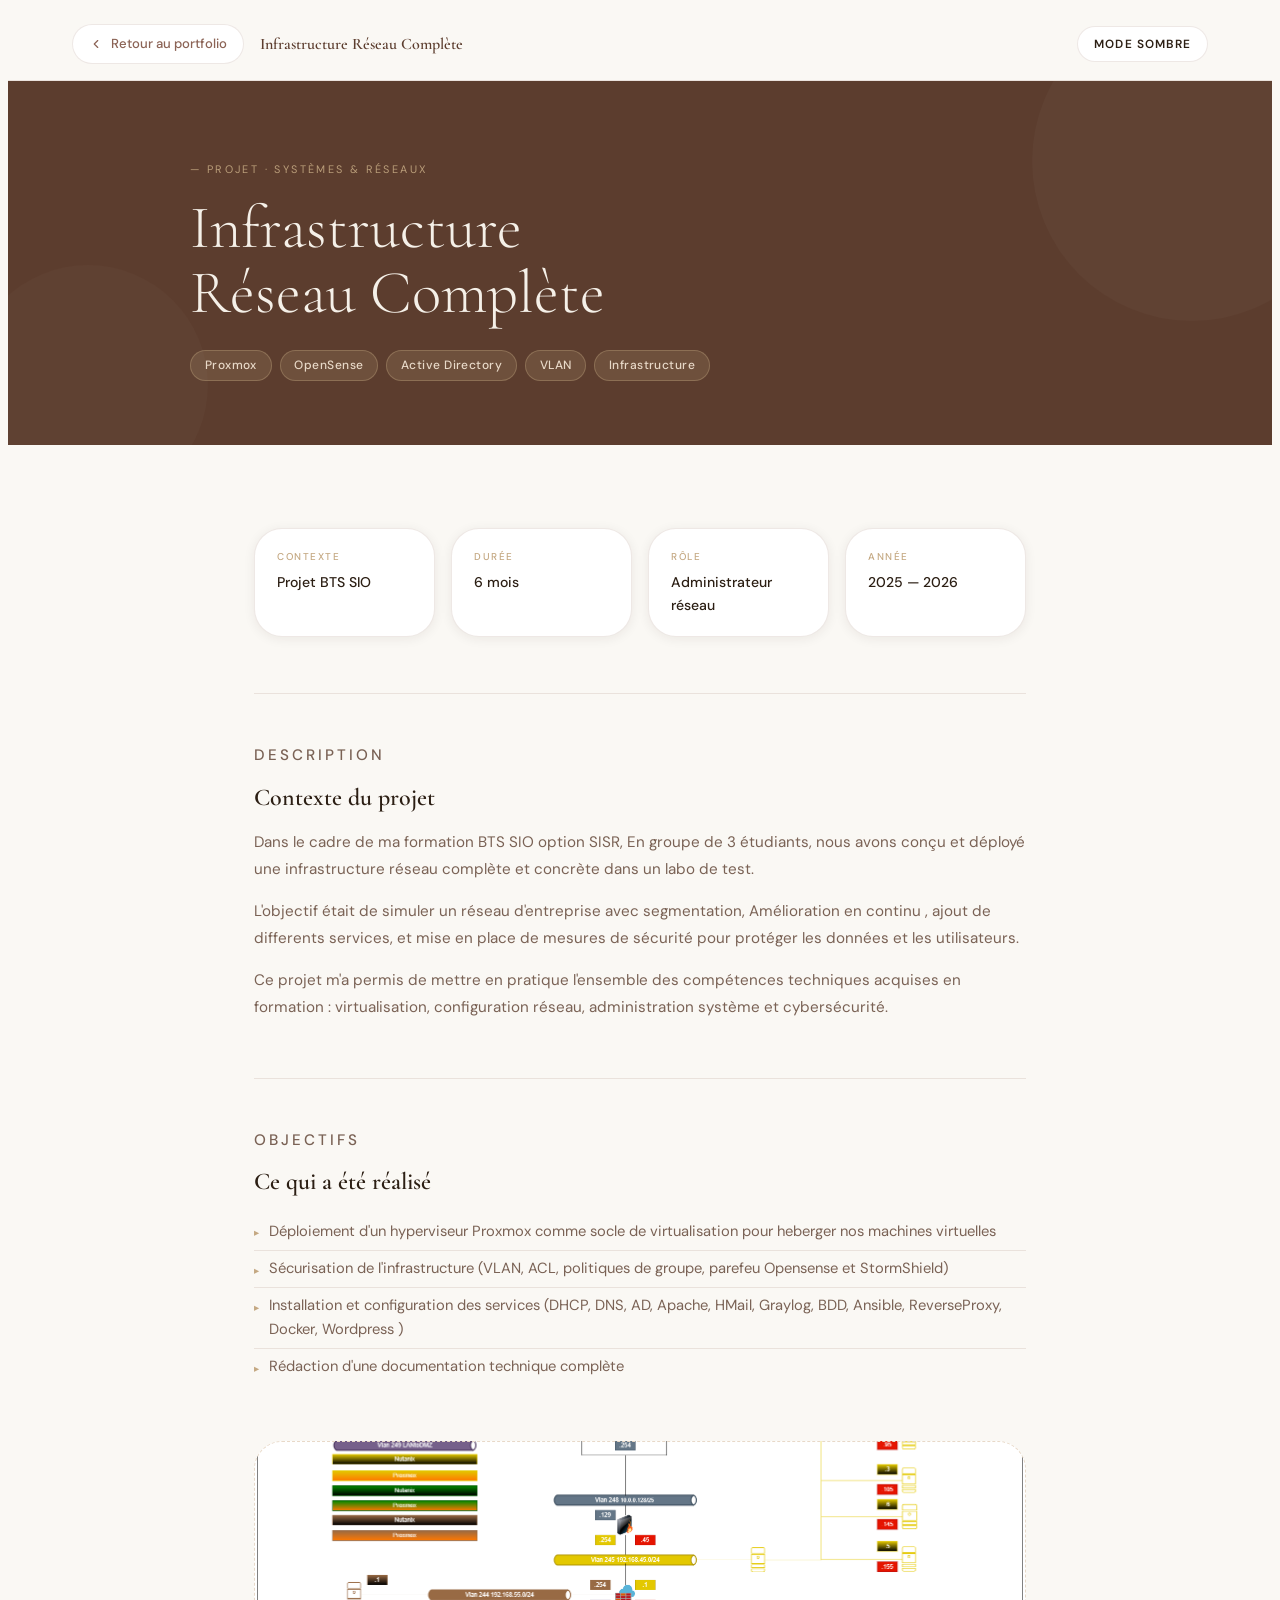
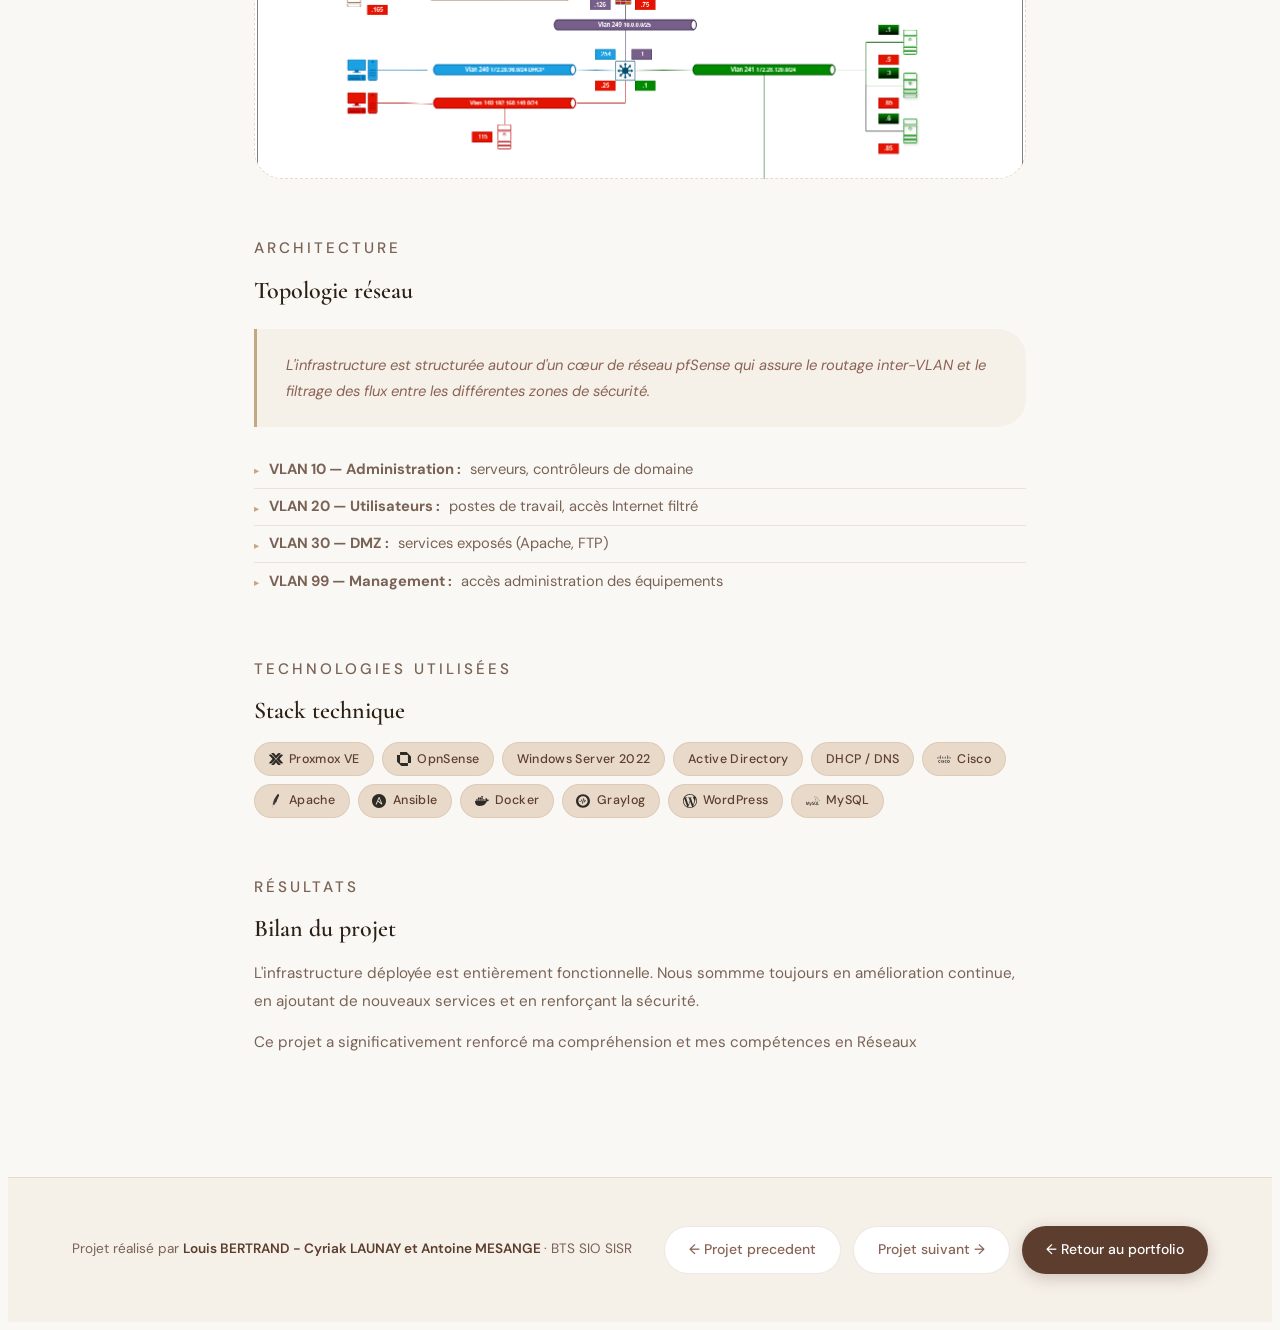
<file: html/projects/network-infrastructure.html>
<!doctype html>
<html lang="fr">
  <head>
    <meta charset="UTF-8" />
    <meta name="viewport" content="width=device-width, initial-scale=1.0" />
    <title>Infrastructure Réseau Complète — Louis BERTRAND</title>
    <link rel="preconnect" href="https://fonts.googleapis.com" />
    <link
      href="https://fonts.googleapis.com/css2?family=Cormorant+Garamond:ital,wght@0,300;0,400;0,600;1,300;1,400&family=DM+Sans:wght@300;400;500&display=swap"
      rel="stylesheet"
    />
    <link rel="stylesheet" href="../../css/style.css" />
    <link rel="stylesheet" href="../../css/theme.css" />
    <script src="../../js/theme.js"></script>
  </head>
  <body class="project-page">
    <!-- ── Navigation ── -->
    <nav class="project-nav">
      <a href="../index.html#projects" class="project-back">
        <svg viewBox="0 0 24 24"><polyline points="15 18 9 12 15 6" /></svg>
        Retour au portfolio
      </a>
      <span class="project-nav-title">Infrastructure Réseau Complète</span>
    </nav>

    <!-- ── Hero ── -->
    <header class="project-hero">
      <div class="project-hero-inner">
        <p class="project-hero-eyebrow">— Projet · Systèmes &amp; Réseaux</p>
        <h1 class="project-hero-title">Infrastructure<br />Réseau Complète</h1>
        <div class="project-hero-tags">
          <span class="project-hero-tag">Proxmox</span>
          <span class="project-hero-tag">OpenSense</span>
          <span class="project-hero-tag">Active Directory</span>
          <span class="project-hero-tag">VLAN</span>
          <span class="project-hero-tag">Infrastructure</span>
        </div>
      </div>
    </header>

    <!-- ── Contenu ── -->
    <main class="project-content">
      <!-- Détails rapides -->
      <div class="project-section">
        <div class="project-details-grid">
          <div class="project-detail-card">
            <div class="project-detail-label">Contexte</div>
            <div class="project-detail-value">Projet BTS SIO</div>
          </div>
          <div class="project-detail-card">
            <div class="project-detail-label">Durée</div>
            <div class="project-detail-value">6 mois</div>
          </div>
          <div class="project-detail-card">
            <div class="project-detail-label">Rôle</div>
            <div class="project-detail-value">Administrateur réseau</div>
          </div>
          <div class="project-detail-card">
            <div class="project-detail-label">Année</div>
            <div class="project-detail-value">2025 — 2026</div>
          </div>
        </div>
      </div>

      <div class="project-divider"></div>

      <!-- Description -->
      <div class="project-section">
        <p class="project-section-label">Description</p>
        <h2 class="project-section-title">Contexte du projet</h2>
        <p>
          Dans le cadre de ma formation BTS SIO option SISR, En groupe de 3
          étudiants, nous avons conçu et déployé une infrastructure réseau
          complète et concrète dans un labo de test.
        </p>
        <p>
          L'objectif était de simuler un réseau d'entreprise avec segmentation,
          Amélioration en continu , ajout de differents services, et mise en
          place de mesures de sécurité pour protéger les données et les
          utilisateurs.
        </p>
        <p>
          Ce projet m'a permis de mettre en pratique l'ensemble des compétences
          techniques acquises en formation : virtualisation, configuration
          réseau, administration système et cybersécurité.
        </p>
      </div>

      <div class="project-divider"></div>

      <!-- Objectifs -->
      <div class="project-section">
        <p class="project-section-label">Objectifs</p>
        <h2 class="project-section-title">Ce qui a été réalisé</h2>
        <ul class="project-list">
          <li>
            Déploiement d'un hyperviseur Proxmox comme socle de virtualisation
            pour heberger nos machines virtuelles
          </li>
          <li>
            Sécurisation de l'infrastructure (VLAN, ACL, politiques de groupe,
            parefeu Opensense et StormShield)
          </li>
          <li>
            Installation et configuration des services (DHCP, DNS, AD, Apache,
            HMail, Graylog, BDD, Ansible, ReverseProxy, Docker, Wordpress )
          </li>
          <li>Rédaction d'une documentation technique complète</li>
        </ul>
      </div>

      <!-- Schéma d'architecture -->
      <div class="project-section">
        <div
          class="project-img-placeholder"
          style="
            background-image: url(&quot;../../images/Shemas-reseau.png&quot;);
            background-size: cover;
            background-position: center;
          "
        ></div>
      </div>

      <!-- Architecture -->
      <div class="project-section">
        <p class="project-section-label">Architecture</p>
        <h2 class="project-section-title">Topologie réseau</h2>
        <div class="project-highlight">
          <p>
            L'infrastructure est structurée autour d'un cœur de réseau pfSense
            qui assure le routage inter-VLAN et le filtrage des flux entre les
            différentes zones de sécurité.
          </p>
        </div>
        <ul class="project-list">
          <li>
            <strong>VLAN 10 — Administration :</strong> serveurs, contrôleurs de
            domaine
          </li>
          <li>
            <strong>VLAN 20 — Utilisateurs :</strong> postes de travail, accès
            Internet filtré
          </li>
          <li>
            <strong>VLAN 30 — DMZ :</strong> services exposés (Apache, FTP)
          </li>
          <li>
            <strong>VLAN 99 — Management :</strong> accès administration des
            équipements
          </li>
        </ul>
      </div>

      <!-- Stack -->
      <div class="project-section">
        <p class="project-section-label">Technologies utilisées</p>
        <h2 class="project-section-title">Stack technique</h2>
        <div class="project-stack">
          <span class="project-stack-tag">
            <img
              src="../../images/icons/proxmox.svg"
              alt=""
              class="project-stack-icon"
            />
            Proxmox VE
          </span>
          <span class="project-stack-tag">
            <img
              src="../../images/icons/opnsense.svg"
              alt=""
              class="project-stack-icon"
            />
            OpnSense
          </span>
          <span class="project-stack-tag">Windows Server 2022</span>
          <span class="project-stack-tag">Active Directory</span>
          <span class="project-stack-tag">DHCP / DNS</span>
          <span class="project-stack-tag">
            <img
              src="../../images/icons/cisco.svg"
              alt=""
              class="project-stack-icon"
            />
            Cisco
          </span>
          <span class="project-stack-tag">
            <img
              src="../../images/icons/apache.svg"
              alt=""
              class="project-stack-icon"
            />
            Apache
          </span>

          <span class="project-stack-tag">
            <img
              src="../../images/icons/ansible.svg"
              alt=""
              class="project-stack-icon"
            />
            Ansible
          </span>
          <span class="project-stack-tag">
            <img
              src="../../images/icons/docker.svg"
              alt=""
              class="project-stack-icon"
            />
            Docker
          </span>
          <span class="project-stack-tag">
            <img
              src="../../images/icons/graylog.svg"
              alt=""
              class="project-stack-icon"
            />
            Graylog
          </span>
          <span class="project-stack-tag">
            <img
              src="../../images/icons/wordpress.svg"
              alt=""
              class="project-stack-icon"
            />
            WordPress
          </span>
          <span class="project-stack-tag">
            <img
              src="../../images/icons/mysql.svg"
              alt=""
              class="project-stack-icon"
            />
            MySQL
          </span>
        </div>
      </div>

      <!-- Résultats -->
      <div class="project-section">
        <p class="project-section-label">Résultats</p>
        <h2 class="project-section-title">Bilan du projet</h2>
        <p>
          L'infrastructure déployée est entièrement fonctionnelle. Nous sommme
          toujours en amélioration continue, en ajoutant de nouveaux services et
          en renforçant la sécurité.
        </p>
        <p>
          Ce projet a significativement renforcé ma compréhension et mes
          compétences en Réseaux
        </p>
      </div>
    </main>

    <!-- ── Footer ── -->
    <footer class="project-footer">
      <div class="project-footer-text">
        Projet réalisé par
        <strong> Louis BERTRAND - Cyriak LAUNAY et Antoine MESANGE </strong> ·
        BTS SIO SISR
      </div>
      <div class="project-footer-actions">
        <a href="proxmox-server.html" class="btn-project btn-project-outline"
          >Projet suivant →</a
        >
        <a href="../index.html" class="btn-project btn-project-primary"
          >← Retour au portfolio</a
        >
      </div>
    </footer>

    <script src="../../js/projects-data.js"></script>
    <script src="../../js/projects-nav.js"></script>
    <script src="../../js/script.js"></script>
  </body>
</html>
</file>
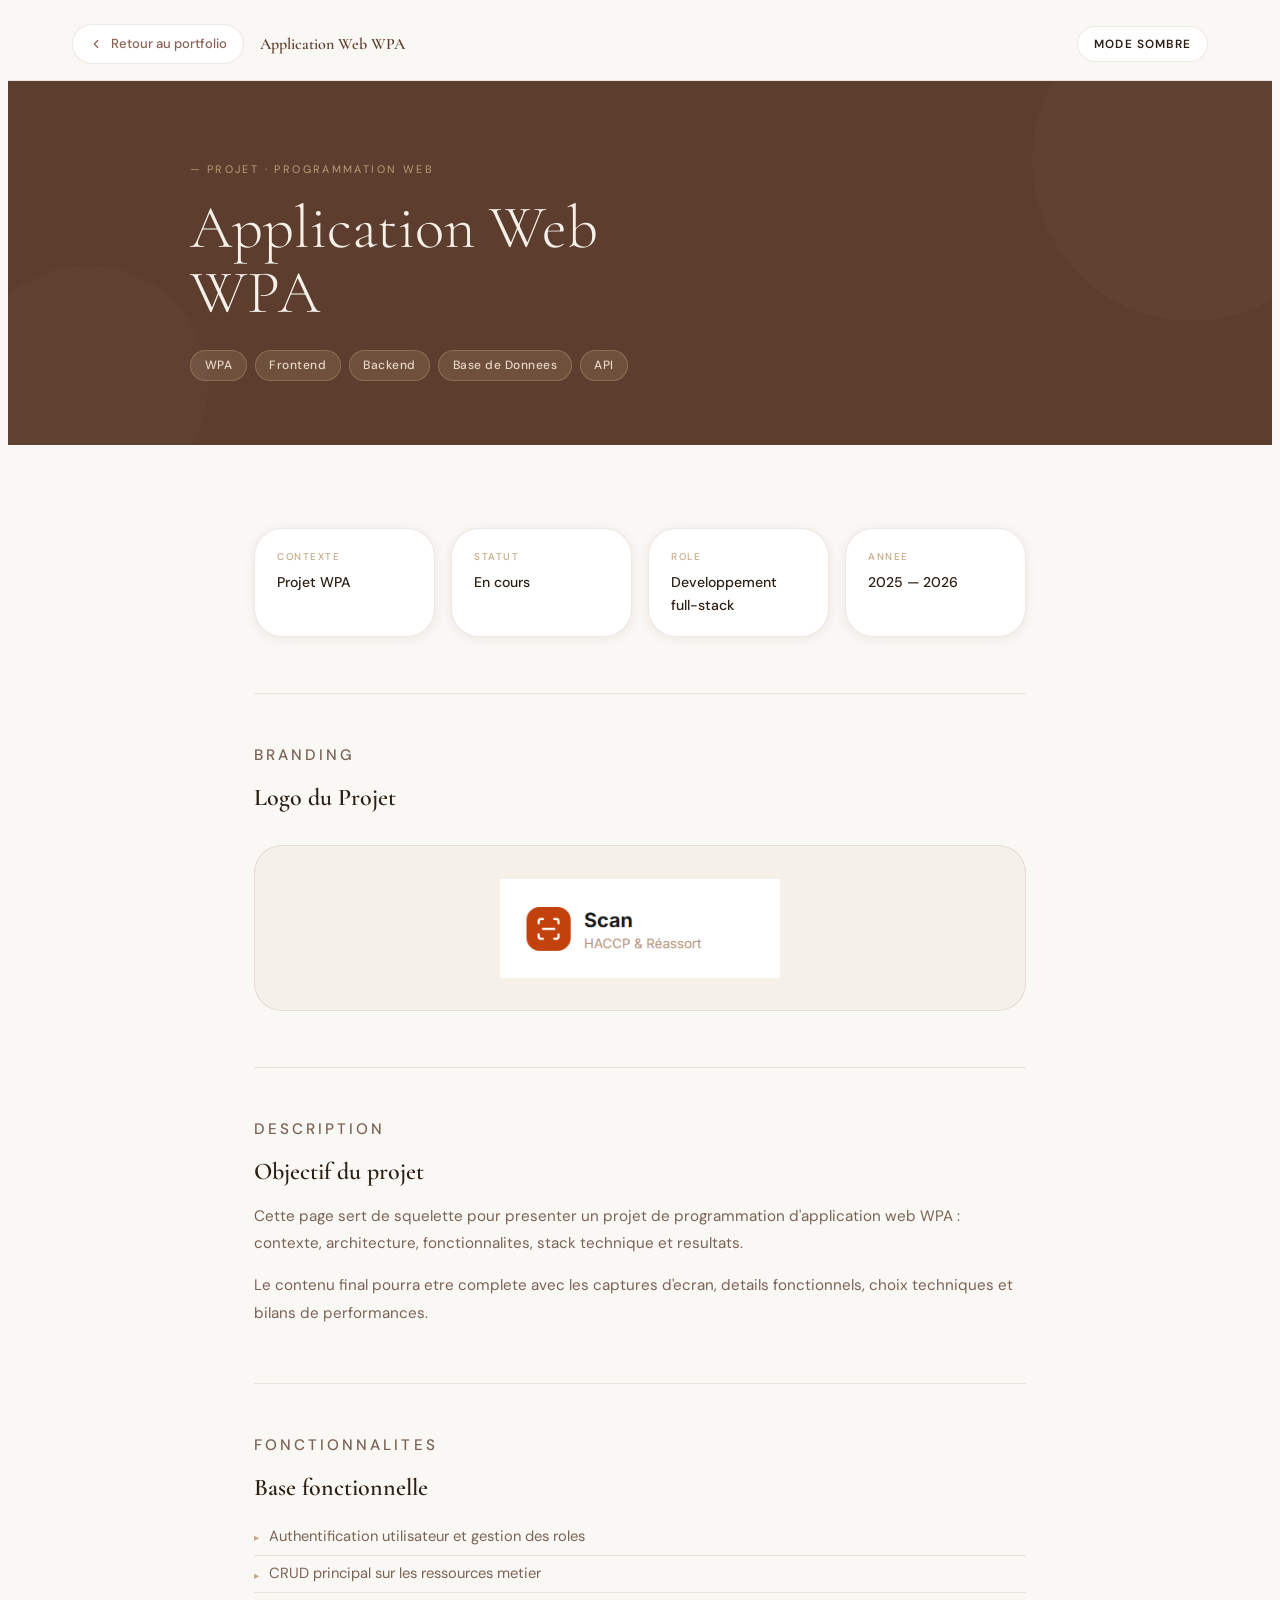
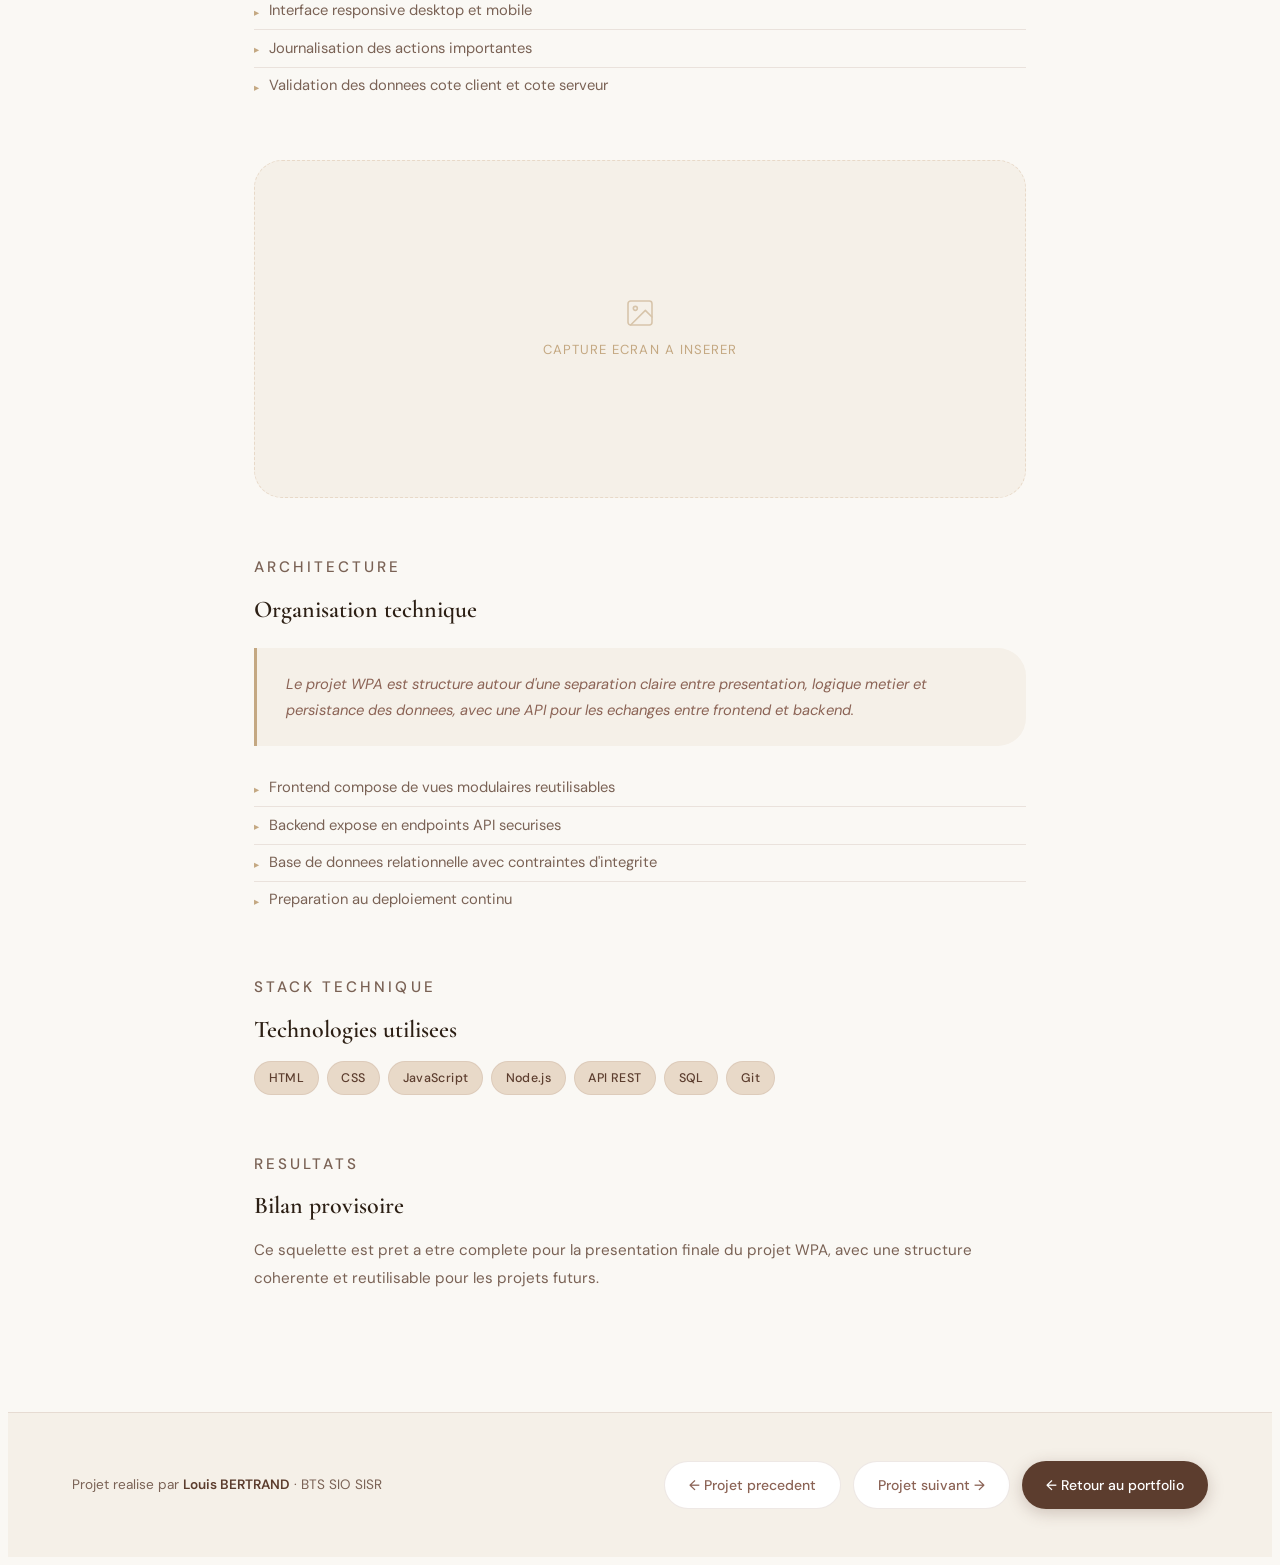
<file: html/projects/projet-scan.html>
<!doctype html>
<html lang="fr">
  <head>
    <meta charset="UTF-8" />
    <meta name="viewport" content="width=device-width, initial-scale=1.0" />
    <title>Application Web WPA — Louis BERTRAND</title>
    <link rel="preconnect" href="https://fonts.googleapis.com" />
    <link
      href="https://fonts.googleapis.com/css2?family=Cormorant+Garamond:ital,wght@0,300;0,400;0,600;1,300;1,400&family=DM+Sans:wght@300;400;500&display=swap"
      rel="stylesheet"
    />
    <link rel="stylesheet" href="../../css/style.css" />
    <link rel="stylesheet" href="../../css/theme.css" />
    <script src="../../js/theme.js"></script>
  </head>
  <body class="project-page">
    <nav class="project-nav">
      <a href="../index.html#projects" class="project-back">
        <svg viewBox="0 0 24 24"><polyline points="15 18 9 12 15 6" /></svg>
        Retour au portfolio
      </a>
      <span class="project-nav-title">Application Web WPA</span>
    </nav>

    <header class="project-hero">
      <div class="project-hero-inner">
        <p class="project-hero-eyebrow">— Projet · Programmation Web</p>
        <h1 class="project-hero-title">Application Web<br />WPA</h1>
        <div class="project-hero-tags">
          <span class="project-hero-tag">WPA</span>
          <span class="project-hero-tag">Frontend</span>
          <span class="project-hero-tag">Backend</span>
          <span class="project-hero-tag">Base de Donnees</span>
          <span class="project-hero-tag">API</span>
        </div>
      </div>
    </header>

    <main class="project-content">
      <div class="project-section">
        <div class="project-details-grid">
          <div class="project-detail-card">
            <div class="project-detail-label">Contexte</div>
            <div class="project-detail-value">Projet WPA</div>
          </div>
          <div class="project-detail-card">
            <div class="project-detail-label">Statut</div>
            <div class="project-detail-value">En cours</div>
          </div>
          <div class="project-detail-card">
            <div class="project-detail-label">Role</div>
            <div class="project-detail-value">Developpement full-stack</div>
          </div>
          <div class="project-detail-card">
            <div class="project-detail-label">Annee</div>
            <div class="project-detail-value">2025 — 2026</div>
          </div>
        </div>
      </div>

      <div class="project-divider"></div>

      <div class="project-section">
        <p class="project-section-label">Branding</p>
        <h2 class="project-section-title">Logo du Projet</h2>
        <div class="project-logo-container">
          <img
            src="../../images/logo-scan.png"
            alt="Logo Projet Scan"
            class="project-logo"
          />
        </div>
      </div>

      <div class="project-divider"></div>

      <div class="project-section">
        <p class="project-section-label">Description</p>
        <h2 class="project-section-title">Objectif du projet</h2>
        <p>
          Cette page sert de squelette pour presenter un projet de programmation
          d'application web WPA : contexte, architecture, fonctionnalites, stack
          technique et resultats.
        </p>
        <p>
          Le contenu final pourra etre complete avec les captures d'ecran,
          details fonctionnels, choix techniques et bilans de performances.
        </p>
      </div>

      <div class="project-divider"></div>

      <div class="project-section">
        <p class="project-section-label">Fonctionnalites</p>
        <h2 class="project-section-title">Base fonctionnelle</h2>
        <ul class="project-list">
          <li>Authentification utilisateur et gestion des roles</li>
          <li>CRUD principal sur les ressources metier</li>
          <li>Interface responsive desktop et mobile</li>
          <li>Journalisation des actions importantes</li>
          <li>Validation des donnees cote client et cote serveur</li>
        </ul>
      </div>

      <div class="project-section">
        <div class="project-img-placeholder">
          <svg viewBox="0 0 24 24">
            <rect x="3" y="3" width="18" height="18" rx="2" />
            <circle cx="8.5" cy="8.5" r="1.5" />
            <polyline points="21 15 16 10 5 21" />
          </svg>
          Capture ecran a inserer
        </div>
      </div>

      <div class="project-section">
        <p class="project-section-label">Architecture</p>
        <h2 class="project-section-title">Organisation technique</h2>
        <div class="project-highlight">
          <p>
            Le projet WPA est structure autour d'une separation claire entre
            presentation, logique metier et persistance des donnees, avec une
            API pour les echanges entre frontend et backend.
          </p>
        </div>
        <ul class="project-list">
          <li>Frontend compose de vues modulaires reutilisables</li>
          <li>Backend expose en endpoints API securises</li>
          <li>Base de donnees relationnelle avec contraintes d'integrite</li>
          <li>Preparation au deploiement continu</li>
        </ul>
      </div>

      <div class="project-section">
        <p class="project-section-label">Stack technique</p>
        <h2 class="project-section-title">Technologies utilisees</h2>
        <div class="project-stack">
          <span class="project-stack-tag">HTML</span>
          <span class="project-stack-tag">CSS</span>
          <span class="project-stack-tag">JavaScript</span>
          <span class="project-stack-tag">Node.js</span>
          <span class="project-stack-tag">API REST</span>
          <span class="project-stack-tag">SQL</span>
          <span class="project-stack-tag">Git</span>
        </div>
      </div>

      <div class="project-section">
        <p class="project-section-label">Resultats</p>
        <h2 class="project-section-title">Bilan provisoire</h2>
        <p>
          Ce squelette est pret a etre complete pour la presentation finale du
          projet WPA, avec une structure coherente et reutilisable pour les
          projets futurs.
        </p>
      </div>
    </main>

    <footer class="project-footer">
      <div class="project-footer-text">
        Projet realise par <strong>Louis BERTRAND</strong> · BTS SIO SISR
      </div>
      <div class="project-footer-actions">
        <a
          href="network-infrastructure.html"
          class="btn-project btn-project-outline"
          >Projet suivant →</a
        >
        <a href="../index.html" class="btn-project btn-project-primary"
          >← Retour au portfolio</a
        >
      </div>
    </footer>

    <script src="../../js/projects-data.js"></script>
    <script src="../../js/projects-nav.js"></script>
    <script src="../../js/script.js"></script>
  </body>
</html>
</file>
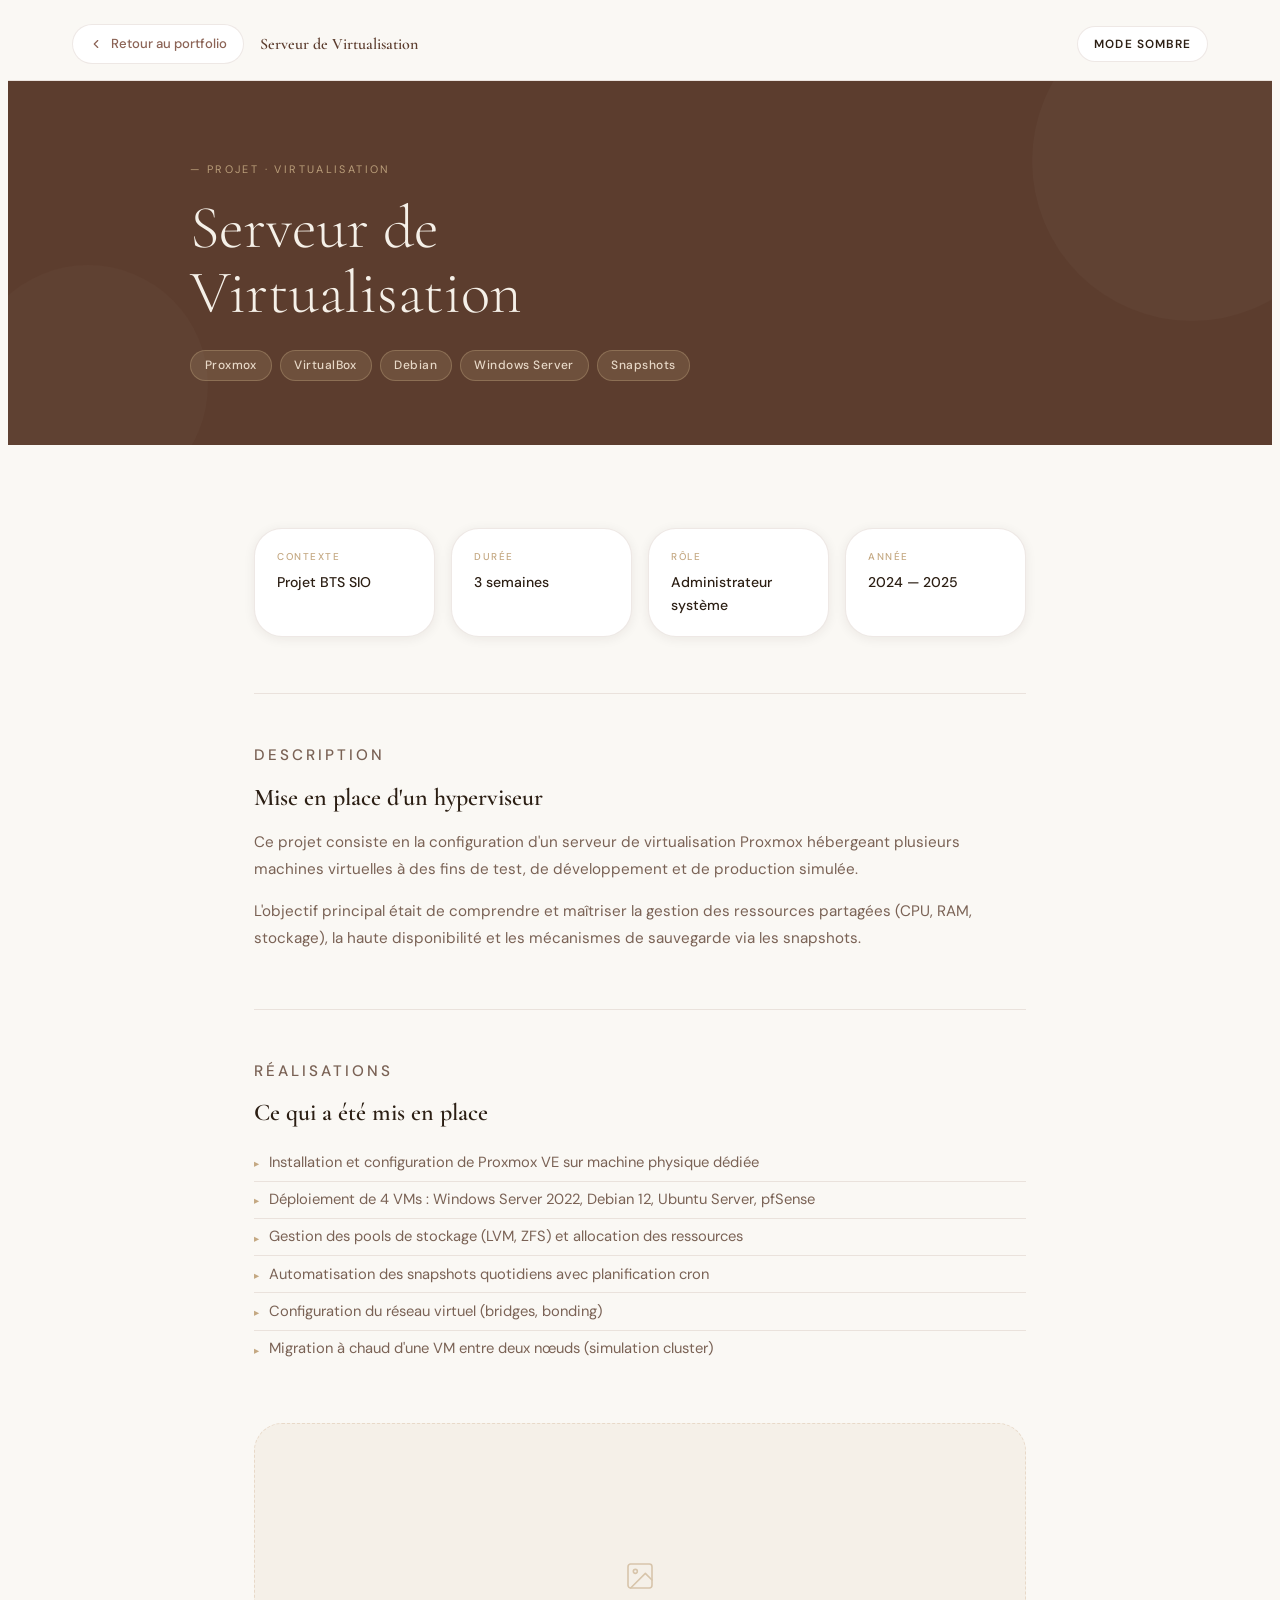
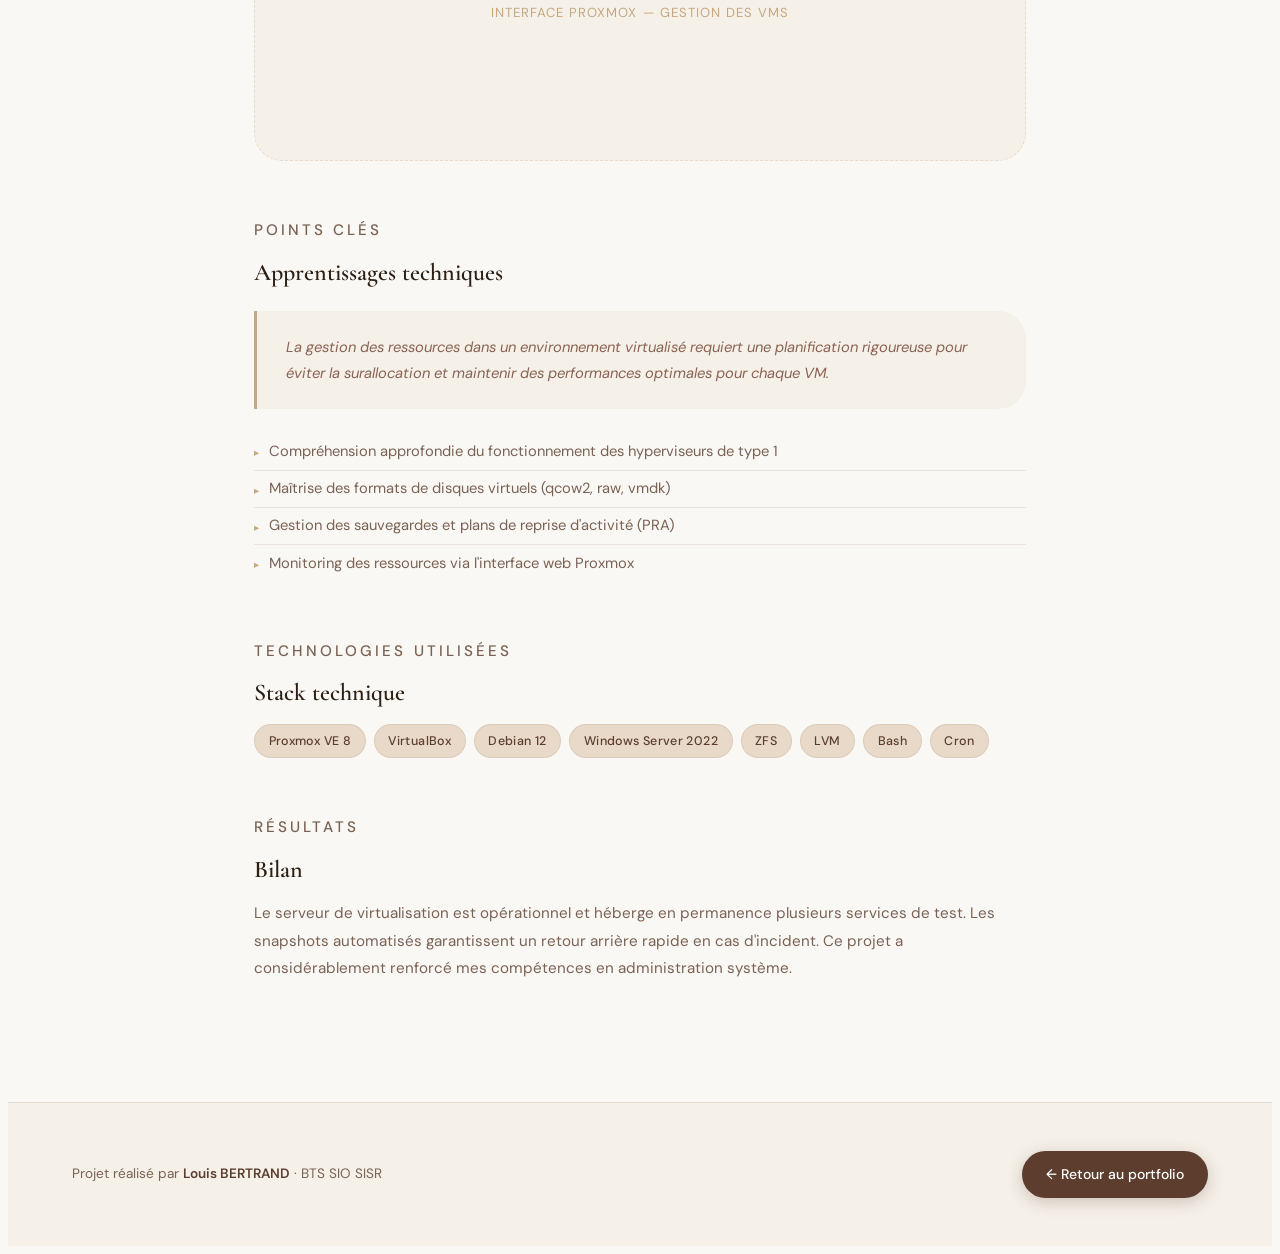
<file: html/projects/proxmox-server.html>
<!doctype html>
<html lang="fr">
  <head>
    <meta charset="UTF-8" />
    <meta name="viewport" content="width=device-width, initial-scale=1.0" />
    <title>Serveur de Virtualisation — Louis BERTRAND</title>
    <link rel="preconnect" href="https://fonts.googleapis.com" />
    <link
      href="https://fonts.googleapis.com/css2?family=Cormorant+Garamond:ital,wght@0,300;0,400;0,600;1,300;1,400&family=DM+Sans:wght@300;400;500&display=swap"
      rel="stylesheet"
    />
    <link rel="stylesheet" href="../../css/style.css" />
    <link rel="stylesheet" href="../../css/theme.css" />
    <script src="../../js/theme.js"></script>
  </head>
  <body class="project-page">
    <nav class="project-nav">
      <a href="../index.html#projects" class="project-back">
        <svg viewBox="0 0 24 24"><polyline points="15 18 9 12 15 6" /></svg>
        Retour au portfolio
      </a>
      <span class="project-nav-title">Serveur de Virtualisation</span>
    </nav>

    <header class="project-hero">
      <div class="project-hero-inner">
        <p class="project-hero-eyebrow">— Projet · Virtualisation</p>
        <h1 class="project-hero-title">Serveur de<br />Virtualisation</h1>
        <div class="project-hero-tags">
          <span class="project-hero-tag">Proxmox</span>
          <span class="project-hero-tag">VirtualBox</span>
          <span class="project-hero-tag">Debian</span>
          <span class="project-hero-tag">Windows Server</span>
          <span class="project-hero-tag">Snapshots</span>
        </div>
      </div>
    </header>

    <main class="project-content">
      <div class="project-section">
        <div class="project-details-grid">
          <div class="project-detail-card">
            <div class="project-detail-label">Contexte</div>
            <div class="project-detail-value">Projet BTS SIO</div>
          </div>
          <div class="project-detail-card">
            <div class="project-detail-label">Durée</div>
            <div class="project-detail-value">3 semaines</div>
          </div>
          <div class="project-detail-card">
            <div class="project-detail-label">Rôle</div>
            <div class="project-detail-value">Administrateur système</div>
          </div>
          <div class="project-detail-card">
            <div class="project-detail-label">Année</div>
            <div class="project-detail-value">2024 — 2025</div>
          </div>
        </div>
      </div>

      <div class="project-divider"></div>

      <div class="project-section">
        <p class="project-section-label">Description</p>
        <h2 class="project-section-title">Mise en place d'un hyperviseur</h2>
        <p>
          Ce projet consiste en la configuration d'un serveur de virtualisation
          Proxmox hébergeant plusieurs machines virtuelles à des fins de test,
          de développement et de production simulée.
        </p>
        <p>
          L'objectif principal était de comprendre et maîtriser la gestion des
          ressources partagées (CPU, RAM, stockage), la haute disponibilité et
          les mécanismes de sauvegarde via les snapshots.
        </p>
      </div>

      <div class="project-divider"></div>

      <div class="project-section">
        <p class="project-section-label">Réalisations</p>
        <h2 class="project-section-title">Ce qui a été mis en place</h2>
        <ul class="project-list">
          <li>
            Installation et configuration de Proxmox VE sur machine physique
            dédiée
          </li>
          <li>
            Déploiement de 4 VMs : Windows Server 2022, Debian 12, Ubuntu
            Server, pfSense
          </li>
          <li>
            Gestion des pools de stockage (LVM, ZFS) et allocation des
            ressources
          </li>
          <li>
            Automatisation des snapshots quotidiens avec planification cron
          </li>
          <li>Configuration du réseau virtuel (bridges, bonding)</li>
          <li>
            Migration à chaud d'une VM entre deux nœuds (simulation cluster)
          </li>
        </ul>
      </div>

      <div class="project-section">
        <div class="project-img-placeholder">
          <svg viewBox="0 0 24 24">
            <rect x="3" y="3" width="18" height="18" rx="2" />
            <circle cx="8.5" cy="8.5" r="1.5" />
            <polyline points="21 15 16 10 5 21" />
          </svg>
          Interface Proxmox — Gestion des VMs
        </div>
      </div>

      <div class="project-section">
        <p class="project-section-label">Points clés</p>
        <h2 class="project-section-title">Apprentissages techniques</h2>
        <div class="project-highlight">
          <p>
            La gestion des ressources dans un environnement virtualisé requiert
            une planification rigoureuse pour éviter la surallocation et
            maintenir des performances optimales pour chaque VM.
          </p>
        </div>
        <ul class="project-list">
          <li>
            Compréhension approfondie du fonctionnement des hyperviseurs de type
            1
          </li>
          <li>Maîtrise des formats de disques virtuels (qcow2, raw, vmdk)</li>
          <li>Gestion des sauvegardes et plans de reprise d'activité (PRA)</li>
          <li>Monitoring des ressources via l'interface web Proxmox</li>
        </ul>
      </div>

      <div class="project-section">
        <p class="project-section-label">Technologies utilisées</p>
        <h2 class="project-section-title">Stack technique</h2>
        <div class="project-stack">
          <span class="project-stack-tag">Proxmox VE 8</span>
          <span class="project-stack-tag">VirtualBox</span>
          <span class="project-stack-tag">Debian 12</span>
          <span class="project-stack-tag">Windows Server 2022</span>
          <span class="project-stack-tag">ZFS</span>
          <span class="project-stack-tag">LVM</span>
          <span class="project-stack-tag">Bash</span>
          <span class="project-stack-tag">Cron</span>
        </div>
      </div>

      <div class="project-section">
        <p class="project-section-label">Résultats</p>
        <h2 class="project-section-title">Bilan</h2>
        <p>
          Le serveur de virtualisation est opérationnel et héberge en permanence
          plusieurs services de test. Les snapshots automatisés garantissent un
          retour arrière rapide en cas d'incident. Ce projet a considérablement
          renforcé mes compétences en administration système.
        </p>
      </div>
    </main>

    <footer class="project-footer">
      <div class="project-footer-text">
        Projet réalisé par <strong>Louis BERTRAND</strong> · BTS SIO SISR
      </div>
      <div class="project-footer-actions">
        <a
          href="ansible-deployment.html"
          class="btn-project btn-project-outline"
          >Projet suivant →</a
        >
        <a href="../index.html" class="btn-project btn-project-primary"
          >← Retour au portfolio</a
        >
      </div>
    </footer>

    <script src="../../js/projects-data.js"></script>
    <script src="../../js/projects-nav.js"></script>
    <script src="../../js/script.js"></script>
  </body>
</html>
</file>
<file: css/theme.css>
/* ================================================================
   THEME GLOBAL (clair / sombre)
   ================================================================ */

:root {
  --surface-0: var(--warm-white);
  --surface-1: #ffffff;
  --surface-2: #f3ece2;
  --on-accent: #ffffff;
}

/* Experience section: warm card effect on the whole experience block */
.exp-item-with-skills {
  position: relative;
  border: 1px solid var(--border);
  border-radius: var(--radius-md);
  background: linear-gradient(145deg, #fffaf2 0%, #f3e6d4 100%);
  box-shadow: var(--shadow-sm);
  padding: 0.85rem 1rem;
  overflow: hidden;
}

.exp-item-with-skills::before {
  content: "";
  position: absolute;
  top: 0;
  left: 0;
  right: 0;
  height: 3px;
  background: linear-gradient(90deg, var(--brown-light), transparent);
}

.exp-item-with-skills::after {
  content: "";
  position: absolute;
  inset: auto -22% -45% auto;
  width: 180px;
  height: 180px;
  border-radius: 50%;
  background: radial-gradient(
    circle,
    rgba(196, 168, 130, 0.26) 0%,
    rgba(196, 168, 130, 0) 70%
  );
  pointer-events: none;
}

.exp-column-skills {
  background: transparent;
  border: none;
  box-shadow: none;
  padding: 0;
}

.exp-skill-tag {
  background: linear-gradient(120deg, #f1dbc1 0%, #e7c9a7 100%);
  border: 1px solid rgba(139, 99, 85, 0.16);
  color: #5f3c28;
  font-weight: 600;
  letter-spacing: 0.01em;
}

.exp-item-with-skills:hover .exp-skill-tag {
  background: linear-gradient(120deg, #ddb489 0%, #c78f62 100%);
  color: #fff8ef;
}

[data-theme="dark"] {
  --cream: #18140f;
  --warm-white: #0f0d0a;
  --brown-dark: #241b14;
  --brown-mid: #f1d2b2;
  --brown-light: #ffd9b2;
  --brown-pale: #f8e6d1;
  --text-main: #fff8ee;
  --text-muted: #f5e4cf;
  --border: rgba(239, 191, 142, 0.34);
  --shadow-sm: 0 2px 14px rgba(0, 0, 0, 0.25);
  --shadow-md: 0 10px 34px rgba(0, 0, 0, 0.36);
  --shadow-lg: 0 24px 70px rgba(0, 0, 0, 0.45);
  --panel-shadow: 12px 0 52px rgba(0, 0, 0, 0.55);
  --surface-0: #0f0d0a;
  --surface-1: #1b1611;
  --surface-2: #2a2119;
  --on-accent: #fff7ed;
}

/* Base dark overrides */
[data-theme="dark"] html,
[data-theme="dark"] body,
[data-theme="dark"] .project-page {
  background:
    radial-gradient(circle at 10% 0%, #2a2016 0%, transparent 35%),
    radial-gradient(circle at 90% 100%, #1f1913 0%, transparent 30%),
    var(--surface-0);
  color: var(--text-main);
}

[data-theme="dark"] #portfolio,
[data-theme="dark"] .project-content,
[data-theme="dark"] footer,
[data-theme="dark"] .project-footer,
[data-theme="dark"] #skills,
[data-theme="dark"] #projects,
[data-theme="dark"] #education,
[data-theme="dark"] #experience,
[data-theme="dark"] #contact {
  background-color: transparent;
}

[data-theme="dark"] p,
[data-theme="dark"] li,
[data-theme="dark"] .project-desc,
[data-theme="dark"] .project-section p,
[data-theme="dark"] .project-list li,
[data-theme="dark"] .timeline-sub,
[data-theme="dark"] .timeline-tasks li,
[data-theme="dark"] .contact-sub,
[data-theme="dark"] .project-footer-text,
[data-theme="dark"] .next-preview-desc,
[data-theme="dark"] .intro-info-value,
[data-theme="dark"] .nav-links a,
[data-theme="dark"] .project-back {
  color: var(--text-muted);
}

[data-theme="dark"] a,
[data-theme="dark"] span,
[data-theme="dark"] .section-tag,
[data-theme="dark"] .about-block-title,
[data-theme="dark"] .timeline-period,
[data-theme="dark"] .timeline-school,
[data-theme="dark"] .project-section-label,
[data-theme="dark"] .project-detail-label,
[data-theme="dark"] .project-link,
[data-theme="dark"] .next-preview-label,
[data-theme="dark"] .skill-cat,
[data-theme="dark"] .lang-name,
[data-theme="dark"] .project-hero-eyebrow {
  color: var(--brown-light);
}

[data-theme="dark"] h1,
[data-theme="dark"] h2,
[data-theme="dark"] h3,
[data-theme="dark"] .section-title,
[data-theme="dark"] .timeline-title,
[data-theme="dark"] .project-title,
[data-theme="dark"] .project-section-title,
[data-theme="dark"] .contact-title,
[data-theme="dark"] .project-nav-title,
[data-theme="dark"] .next-preview-title,
[data-theme="dark"] .project-footer-text strong {
  color: var(--text-main);
}

[data-theme="dark"] ::-webkit-scrollbar-track {
  background: #1d1813;
}

[data-theme="dark"] #navbar,
[data-theme="dark"] .project-nav {
  background: rgba(15, 13, 10, 0.92);
  border-bottom-color: var(--border);
}

#navbar {
  justify-content: center !important;
  gap: 1.2rem;
  transform: none !important;
}

#navbar.nav-visible {
  transform: none !important;
}

#navbar .nav-links {
  justify-content: center;
}

#navbar .navbar-btn {
  margin-left: 0;
}

[data-theme="dark"] .nav-logo,
[data-theme="dark"] .project-nav-title {
  color: var(--text-main);
}

[data-theme="dark"] .nav-links a,
[data-theme="dark"] .project-back {
  color: var(--text-muted);
}

[data-theme="dark"] .nav-links a:hover,
[data-theme="dark"] .project-back:hover {
  color: var(--text-main);
}

[data-theme="dark"] .nav-view-toggle {
  color: #23180f;
  border-color: transparent;
  background: #efbf8e;
}

[data-theme="dark"] .nav-view-toggle:hover {
  background: #f3cca4;
}

[data-theme="dark"] .nav-view-dropdown {
  background: #201812;
  border-color: var(--border);
}

[data-theme="dark"] .nav-view-dropdown a {
  color: #fff4e5;
  font-weight: 600;
  background: rgba(255, 244, 229, 0.07);
}

[data-theme="dark"] .nav-view-dropdown a:hover {
  background: #efbf8e;
  color: #23180f;
  font-weight: 600;
}

[data-theme="dark"] .nav-view-dropdown a.is-active {
  background: rgba(255, 214, 170, 0.35);
  color: #23180f;
}

[data-theme="dark"] .project-back,
[data-theme="dark"] .btn-project-outline,
[data-theme="dark"] .intro-social-link,
[data-theme="dark"] .intro-info-card,
[data-theme="dark"] .skill-card,
[data-theme="dark"] .project-card,
[data-theme="dark"] .project-detail-card,
[data-theme="dark"] .next-preview,
[data-theme="dark"] .lang-bar,
[data-theme="dark"] .quality-chip,
[data-theme="dark"] .interest-chip,
[data-theme="dark"] .tag,
[data-theme="dark"] .project-stack-tag {
  background: var(--surface-1);
  border-color: var(--border);
  color: var(--text-main);
}

[data-theme="dark"] .project-stack-tag,
[data-theme="dark"] .tag,
[data-theme="dark"] .next-preview-tag,
[data-theme="dark"] .project-hero-tag,
[data-theme="dark"] .exp-skill-tag {
  background: linear-gradient(125deg, #8c5e3b 0%, #ba8154 100%);
  border-color: rgba(255, 220, 184, 0.45);
  color: #fff4e7;
}

[data-theme="dark"] .section-line,
[data-theme="dark"] .project-divider,
[data-theme="dark"] .timeline::before,
[data-theme="dark"] .timeline-item::before {
  opacity: 0.95;
}

[data-theme="dark"] .project-highlight,
[data-theme="dark"] .project-img-placeholder,
[data-theme="dark"] #about-strip {
  background: var(--surface-2);
}

[data-theme="dark"] .contact-inner {
  background: transparent;
  border: none;
  box-shadow: none;
}

[data-theme="dark"] .exp-item-with-skills {
  background: linear-gradient(145deg, #2f2419 0%, #241b14 100%);
  border-color: rgba(239, 191, 142, 0.45);
  box-shadow: 0 10px 26px rgba(0, 0, 0, 0.32);
}

[data-theme="dark"] .exp-item-with-skills::before {
  background: linear-gradient(90deg, #efbf8e, transparent);
}

[data-theme="dark"] .exp-item-with-skills::after {
  background: radial-gradient(
    circle,
    rgba(239, 191, 142, 0.24) 0%,
    rgba(239, 191, 142, 0) 72%
  );
}

[data-theme="dark"] .exp-item-with-skills:hover {
  background: rgba(239, 191, 142, 0.08);
}

[data-theme="dark"] .exp-item-with-skills:hover .timeline-period {
  color: #ffd9b2 !important;
}

[data-theme="dark"] .exp-column-skills {
  border-left-color: rgba(239, 191, 142, 0.35);
}

[data-theme="dark"] .exp-skill-tag {
  background: linear-gradient(120deg, #8c5e3b 0%, #ba8154 100%);
  border-color: rgba(255, 210, 163, 0.45);
  color: #fff4e7;
}

[data-theme="dark"] .exp-item-with-skills:hover .exp-skill-tag {
  background: linear-gradient(120deg, #b87443 0%, #d18b57 100%);
  color: #fff7ea;
}

[data-theme="dark"] .quality-chip,
[data-theme="dark"] .interest-chip,
[data-theme="dark"] .timeline-tasks li,
[data-theme="dark"] .project-desc,
[data-theme="dark"] .project-section p,
[data-theme="dark"] .project-list li,
[data-theme="dark"] .contact-sub,
[data-theme="dark"] .project-footer-text,
[data-theme="dark"] .next-preview-desc,
[data-theme="dark"] .intro-info-value,
[data-theme="dark"] .project-detail-value,
[data-theme="dark"] .skill-items li {
  color: var(--text-main);
}

[data-theme="dark"] .timeline-period,
[data-theme="dark"] .timeline-school,
[data-theme="dark"] .timeline-tasks li::before {
  color: var(--brown-light);
}

[data-theme="dark"] .project-highlight p,
[data-theme="dark"] .timeline-school,
[data-theme="dark"] .intro-info-value,
[data-theme="dark"] .project-stack-tag,
[data-theme="dark"] .next-preview-tag {
  color: var(--text-main);
}

[data-theme="dark"] .next-preview::after {
  background: var(--surface-1);
}

[data-theme="dark"] .project-hero,
[data-theme="dark"] #intro-panel,
[data-theme="dark"] .deco-arch {
  background: #201811;
}

[data-theme="dark"] .btn-primary,
[data-theme="dark"] .btn-project-primary {
  background: #efbf8e;
  color: #23180f;
  box-shadow: 0 8px 24px rgba(0, 0, 0, 0.28);
}

[data-theme="dark"] .btn-outline {
  color: #f3e5d2;
  border-color: rgba(243, 229, 210, 0.4);
}

[data-theme="dark"] .btn-outline:hover {
  background: rgba(243, 229, 210, 0.12);
}

[data-theme="dark"] .theme-toggle {
  background: #2a1f16;
  border-color: rgba(255, 220, 185, 0.42);
  color: #fff3e1;
}

[data-theme="dark"] .theme-toggle:hover {
  background: #36281d;
  color: #fff8ef;
}

[data-theme="dark"] #intro-right {
  background: #1a140f;
}

[data-theme="dark"] .panel-eyebrow,
[data-theme="dark"] .panel-tagline,
[data-theme="dark"] .panel-about,
[data-theme="dark"] .intro-info-label,
[data-theme="dark"] .intro-info-value,
[data-theme="dark"] .intro-social-link,
[data-theme="dark"] #drag-hint,
[data-theme="dark"] .skill-items li,
[data-theme="dark"] .timeline-tasks li,
[data-theme="dark"] .project-desc,
[data-theme="dark"] .contact-sub {
  color: #ffe8cf !important;
}

[data-theme="dark"] .panel-name,
[data-theme="dark"] .section-title,
[data-theme="dark"] .timeline-title,
[data-theme="dark"] .project-title,
[data-theme="dark"] .contact-title,
[data-theme="dark"] .project-hero-title,
[data-theme="dark"] .project-section-title {
  color: #fff4e5 !important;
}

/* Bouton de bascule */
.theme-toggle {
  display: inline-flex;
  align-items: center;
  justify-content: center;
  min-width: 126px;
  padding: 0.56rem 1rem;
  border-radius: 999px;
  border: 1px solid var(--border);
  background: var(--surface-1);
  color: var(--text-main);
  font-family: var(--font-sans);
  font-size: 0.74rem;
  letter-spacing: 0.1em;
  text-transform: uppercase;
  font-weight: 600;
  cursor: pointer;
  transition:
    transform 0.2s ease,
    background 0.2s ease,
    color 0.2s ease;
}

.theme-toggle-floating {
  position: fixed;
  right: 1rem;
  bottom: 1rem;
  z-index: 1200;
  box-shadow: var(--shadow-md);
}

.theme-toggle:hover {
  transform: translateY(-2px);
  background: var(--surface-2);
}

.theme-toggle:focus-visible {
  outline: 2px solid var(--brown-light);
  outline-offset: 2px;
}

#navbar .theme-toggle {
  margin-left: 0.5rem;
}

.project-nav .theme-toggle {
  margin-left: auto;
}

/* Final contrast guard for dark mode (overrides inline page styles) */
[data-theme="dark"] .nav-logo,
[data-theme="dark"] .nav-links a,
[data-theme="dark"] .section-tag,
[data-theme="dark"] .section-title,
[data-theme="dark"] .skill-cat,
[data-theme="dark"] .skill-items li,
[data-theme="dark"] .timeline-title,
[data-theme="dark"] .timeline-sub,
[data-theme="dark"] .timeline-school,
[data-theme="dark"] .timeline-tasks li,
[data-theme="dark"] .project-title,
[data-theme="dark"] .project-desc,
[data-theme="dark"] .project-link,
[data-theme="dark"] .tag,
[data-theme="dark"] .about-block-title,
[data-theme="dark"] .quality-chip,
[data-theme="dark"] .lang-name,
[data-theme="dark"] .interest-chip,
[data-theme="dark"] .contact-title,
[data-theme="dark"] .contact-sub,
[data-theme="dark"] .project-section-label,
[data-theme="dark"] .project-section-title,
[data-theme="dark"] .project-section p,
[data-theme="dark"] .project-list li,
[data-theme="dark"] .project-detail-label,
[data-theme="dark"] .project-detail-value,
[data-theme="dark"] .project-stack-tag,
[data-theme="dark"] .project-footer-text,
[data-theme="dark"] .project-nav-title,
[data-theme="dark"] .project-back,
[data-theme="dark"] .project-hero-eyebrow,
[data-theme="dark"] .project-hero-title,
[data-theme="dark"] .project-hero-tag {
  color: #fff3e3 !important;
}

[data-theme="dark"] .nav-logo,
[data-theme="dark"] .nav-links a,
[data-theme="dark"] .navbar-btn,
[data-theme="dark"] .theme-toggle {
  text-shadow: 0 0 1px rgba(0, 0, 0, 0.35);
}

[data-theme="dark"] .tag,
[data-theme="dark"] .project-stack-tag,
[data-theme="dark"] .project-hero-tag,
[data-theme="dark"] .exp-skill-tag,
[data-theme="dark"] .next-preview-tag {
  background: linear-gradient(125deg, #9a6842 0%, #c88958 100%) !important;
  border-color: rgba(255, 226, 194, 0.48) !important;
  color: #fff7ed !important;
}

[data-theme="dark"] .skill-card,
[data-theme="dark"] .project-card,
[data-theme="dark"] .project-detail-card,
[data-theme="dark"] .intro-info-card,
[data-theme="dark"] .next-preview,
[data-theme="dark"] .project-back,
[data-theme="dark"] .btn-project-outline {
  border-color: rgba(255, 218, 181, 0.32) !important;
}

@media (max-width: 768px) {
  #navbar .theme-toggle {
    min-width: auto;
    padding: 0.52rem 0.8rem;
    font-size: 0.68rem;
    margin-left: 0.6rem;
  }

  .project-nav .theme-toggle {
    margin-left: 0;
  }

  .theme-toggle-floating {
    right: 0.7rem;
    bottom: 0.7rem;
  }
}
</file>
<file: css/style.css>
/* ================================================================
   style.css — Animation post-it + styles pages projet
   Importé par index.html ET toutes les pages /projects/
   ================================================================ */

/* ----------------------------------------------------------------
   1. VARIABLES PARTAGÉES (dupliquées ici pour les pages projet)
   ---------------------------------------------------------------- */
:root {
  --cream: #f5f0e8;
  --warm-white: #faf8f4;
  --brown-dark: #5c3d2e;
  --brown-mid: #8b6355;
  --brown-light: #c4a882;
  --brown-pale: #e8d9c8;
  --text-main: #2c1f14;
  --text-muted: #7a6255;
  --border: rgba(139, 99, 85, 0.15);
  --shadow-sm: 0 2px 12px rgba(44, 31, 20, 0.07);
  --shadow-md: 0 8px 32px rgba(44, 31, 20, 0.11);
  --shadow-lift: 0 24px 60px rgba(44, 31, 20, 0.22);
  --font-serif: "Cormorant Garamond", Georgia, serif;
  --font-sans: "DM Sans", system-ui, sans-serif;
  --radius-lg: 1.75rem;
}

/* ================================================================
   2. ANIMATION POST-IT — HOVER
   Léger soulèvement au survol pour indiquer la cliquabilité
   ================================================================ */

/* La card a besoin d'un curseur pointer et d'un contexte GPU */
.project-card {
  cursor: pointer;
  /* Prépare le GPU avant toute interaction */
  will-change: transform, box-shadow;
  /* On garde la transition existante mais on surcharge sur hover/active */
  transform-origin: center bottom; /* point d'ancrage : bas de la card */
}

/* Hover : léger soulèvement */
.project-card:hover {
  transform: translateY(-6px) rotate(0.4deg) !important;
  box-shadow: 0 16px 48px rgba(44, 31, 20, 0.15) !important;
  transition:
    transform 220ms cubic-bezier(0.34, 1.56, 0.64, 1),
    box-shadow 220ms ease !important;
}

/* ================================================================
   3. ANIMATION POST-IT — CLIC (classe ajoutée par JS)
   Séquence : soulève → tourne → agrandit → fade out
   ================================================================ */

/* État pendant l'animation de décollage */
.project-card.is-peeling {
  /* Désactive la transition hover pour laisser JS gérer */
  transition:
    transform 380ms cubic-bezier(0.25, 0.46, 0.45, 0.94),
    box-shadow 380ms ease,
    opacity 200ms ease 280ms !important;

  transform: translateY(-18px) rotate(2.5deg) scale(1.05) !important;

  box-shadow:
    0 32px 80px rgba(44, 31, 20, 0.25),
    0 8px 24px rgba(44, 31, 20, 0.12) !important;

  opacity: 0.85;
  z-index: 10;
  position: relative;
}

/* ================================================================
   4. OVERLAY DE TRANSITION (fond qui s'assombrit au clic)
   ================================================================ */

#card-overlay {
  position: fixed;
  inset: 0;
  z-index: 9;
  background: var(--warm-white);
  opacity: 0;
  pointer-events: none;
  transition: opacity 280ms ease;
}

#card-overlay.is-active {
  opacity: 1;
  pointer-events: all;
}

/* ================================================================
   5. PAGES PROJET — BASE
   ================================================================ */

/* Reset et base pour les pages projet */
.project-page *,
.project-page *::before,
.project-page *::after {
  box-sizing: border-box;
  margin: 0;
  padding: 0;
}

.project-page {
  font-family: var(--font-sans);
  background: var(--warm-white);
  color: var(--text-main);
  line-height: 1.65;
  min-height: 100vh;
}

/* ── Barre de navigation projet ── */
.project-nav {
  position: sticky;
  top: 0;
  z-index: 100;
  display: flex;
  align-items: center;
  gap: 1rem;
  padding: 1rem 4rem;
  background: rgba(250, 248, 244, 0.94);
  backdrop-filter: blur(14px);
  border-bottom: 1px solid var(--border);
}

.project-back {
  display: inline-flex;
  align-items: center;
  gap: 0.5rem;
  font-size: 0.82rem;
  font-weight: 500;
  color: var(--brown-mid);
  text-decoration: none;
  padding: 0.5rem 1rem;
  border-radius: 999px;
  border: 1px solid var(--border);
  background: #fff;
  transition:
    background 0.2s,
    transform 0.2s,
    color 0.2s;
  white-space: nowrap;
}
.project-back:hover {
  background: var(--brown-pale);
  color: var(--brown-dark);
  transform: translateX(-2px);
}
.project-back svg {
  width: 14px;
  height: 14px;
  stroke: currentColor;
  fill: none;
  stroke-width: 2;
  stroke-linecap: round;
  stroke-linejoin: round;
  flex-shrink: 0;
}

.project-nav-title {
  font-family: var(--font-serif);
  font-size: 1rem;
  font-weight: 600;
  color: var(--brown-dark);
  white-space: nowrap;
  overflow: hidden;
  text-overflow: ellipsis;
}

/* ── Hero projet ── */
.project-hero {
  background: var(--brown-dark);
  padding: 5rem 4rem 4rem;
  position: relative;
  overflow: hidden;
}

/* Décors identiques au panneau principal */
.project-hero::before {
  content: "";
  position: absolute;
  top: -80px;
  right: -80px;
  width: 320px;
  height: 320px;
  border-radius: 50%;
  background: rgba(255, 255, 255, 0.025);
  pointer-events: none;
}
.project-hero::after {
  content: "";
  position: absolute;
  bottom: -60px;
  left: -40px;
  width: 240px;
  height: 240px;
  border-radius: 50%;
  background: rgba(255, 255, 255, 0.02);
  pointer-events: none;
}

.project-hero-inner {
  max-width: 900px;
  margin: 0 auto;
  position: relative;
  z-index: 1;
}

.project-hero-eyebrow {
  font-size: 0.68rem;
  letter-spacing: 0.22em;
  text-transform: uppercase;
  color: var(--brown-light);
  margin-bottom: 1rem;
  opacity: 0.9;
}

.project-hero-title {
  font-family: var(--font-serif);
  font-size: clamp(2.4rem, 5vw, 3.8rem);
  font-weight: 300;
  color: var(--cream);
  line-height: 1.08;
  margin-bottom: 1.5rem;
}

.project-hero-tags {
  display: flex;
  flex-wrap: wrap;
  gap: 0.5rem;
}

.project-hero-tag {
  font-size: 0.75rem;
  padding: 0.3rem 0.85rem;
  border-radius: 999px;
  background: rgba(196, 168, 130, 0.18);
  border: 1px solid rgba(196, 168, 130, 0.35);
  color: var(--brown-pale);
  font-weight: 500;
  letter-spacing: 0.04em;
}

/* ── Contenu principal ── */
.project-content {
  max-width: 900px;
  margin: 0 auto;
  padding: 4rem;
}

/* ── Sections du contenu ── */
.project-section {
  margin-bottom: 3.5rem;
  opacity: 0;
  transform: translateY(18px);
  transition:
    opacity 0.55s ease,
    transform 0.55s ease;
}
.project-section.in-view {
  opacity: 1;
  transform: none;
}

.project-section-label {
  font-size: 0.68rem;
  letter-spacing: 0.2em;
  text-transform: uppercase;
  color: var(--brown-light);
  margin-bottom: 0.8rem;
  font-weight: 500;
}

.project-section-title {
  font-family: var(--font-serif);
  font-size: 1.5rem;
  font-weight: 600;
  color: var(--text-main);
  margin-bottom: 1rem;
  line-height: 1.2;
}

.project-section p {
  font-size: 0.95rem;
  line-height: 1.8;
  color: var(--text-muted);
  margin-bottom: 0.9rem;
}
.project-section p:last-child {
  margin-bottom: 0;
}

/* Ligne séparatrice légère */
.project-divider {
  height: 1px;
  background: var(--border);
  margin: 3rem 0;
}

/* ── Grille de détails ── */
.project-details-grid {
  display: grid;
  grid-template-columns: repeat(auto-fill, minmax(180px, 1fr));
  gap: 1rem;
  margin-top: 1.2rem;
}

.project-detail-card {
  background: #fff;
  border: 1px solid var(--border);
  border-radius: var(--radius-lg);
  padding: 1.2rem 1.4rem;
  box-shadow: var(--shadow-sm);
}
.project-detail-label {
  font-size: 0.62rem;
  letter-spacing: 0.15em;
  text-transform: uppercase;
  color: var(--brown-light);
  margin-bottom: 0.35rem;
  font-weight: 500;
}
.project-detail-value {
  font-size: 0.88rem;
  font-weight: 500;
  color: var(--text-main);
}

/* ── Liste à points style CV ── */
.project-list {
  list-style: none;
  margin-top: 0.8rem;
}
.project-list li {
  font-size: 0.92rem;
  color: var(--text-muted);
  padding: 0.4rem 0;
  border-bottom: 1px solid var(--border);
  display: flex;
  align-items: flex-start;
  gap: 0.6rem;
  line-height: 1.6;
}
.project-list li:last-child {
  border: none;
}
.project-list li::before {
  content: "▸";
  color: var(--brown-light);
  font-size: 0.65rem;
  flex-shrink: 0;
  margin-top: 0.35rem;
}

/* ── Bloc de code / stack ── */
.project-stack {
  display: flex;
  flex-wrap: wrap;
  gap: 0.5rem;
  margin-top: 0.8rem;
}
.project-stack-tag {
  font-size: 0.78rem;
  padding: 0.35rem 0.85rem;
  border-radius: 999px;
  background: var(--brown-pale);
  color: var(--brown-dark);
  font-weight: 500;
  border: 1px solid rgba(139, 99, 85, 0.12);
  letter-spacing: 0.03em;
  display: inline-flex;
  align-items: center;
  gap: 0.4rem;
}

.project-stack-icon {
  width: 14px;
  height: 14px;
  opacity: 0.8;
}

/* ── Bloc highlight / encadré ── */
.project-highlight {
  background: var(--cream);
  border-left: 3px solid var(--brown-light);
  border-radius: 0 var(--radius-lg) var(--radius-lg) 0;
  padding: 1.4rem 1.8rem;
  margin: 1.5rem 0;
}
.project-highlight p {
  font-style: italic;
  color: var(--brown-mid);
  font-size: 0.92rem;
}

/* ── Placeholder image ── */
.project-img-placeholder {
  width: 100%;
  aspect-ratio: 16/7;
  background: var(--cream);
  border: 1.5px dashed var(--brown-pale);
  border-radius: var(--radius-lg);
  display: flex;
  flex-direction: column;
  align-items: center;
  justify-content: center;
  gap: 0.6rem;
  margin: 1.5rem 0;
  color: var(--brown-light);
  font-size: 0.82rem;
  letter-spacing: 0.08em;
  text-transform: uppercase;
}
.project-img-placeholder svg {
  width: 32px;
  height: 32px;
  stroke: var(--brown-light);
  fill: none;
  stroke-width: 1.2;
  stroke-linecap: round;
  stroke-linejoin: round;
  opacity: 0.6;
}

/* ── Logo du projet ── */
.project-logo-container {
  display: flex;
  align-items: center;
  justify-content: center;
  margin: 2rem 0;
  padding: 2rem;
  background: var(--cream);
  border-radius: var(--radius-lg);
  border: 1px solid var(--border);
}

.project-logo {
  max-width: 280px;
  height: auto;
  display: block;
}

/* ── Footer projet ── */
.project-footer {
  background: var(--cream);
  padding: 3rem 4rem;
  display: flex;
  align-items: center;
  justify-content: space-between;
  flex-wrap: wrap;
  gap: 1.5rem;
  border-top: 1px solid var(--border);
}

.project-footer-text {
  font-size: 0.85rem;
  color: var(--text-muted);
}
.project-footer-text strong {
  color: var(--brown-dark);
  font-weight: 600;
}

.project-footer-actions {
  display: flex;
  gap: 0.75rem;
  flex-wrap: wrap;
}

/* Bouton principal réutilisable */
.btn-project {
  display: inline-flex;
  align-items: center;
  gap: 0.45rem;
  padding: 0.72rem 1.5rem;
  border-radius: 999px;
  font-family: var(--font-sans);
  font-size: 0.875rem;
  font-weight: 500;
  cursor: pointer;
  text-decoration: none;
  border: none;
  transition:
    transform 0.2s ease,
    box-shadow 0.2s ease;
  white-space: nowrap;
}
.btn-project:hover {
  transform: translateY(-2px);
}
.btn-project-primary {
  background: var(--brown-dark);
  color: #fff;
  box-shadow: 0 4px 16px rgba(92, 61, 46, 0.25);
}
.btn-project-primary:hover {
  box-shadow: 0 8px 24px rgba(92, 61, 46, 0.35);
}
.btn-project-outline {
  background: #fff;
  color: var(--brown-mid);
  border: 1.5px solid var(--border);
}
.btn-project-outline:hover {
  background: var(--brown-pale);
  color: var(--brown-dark);
}

/* ── Preview popup « Projet suivant » (hover) ── */
.next-preview {
  position: absolute;
  bottom: calc(100% + 12px);
  left: 0;
  width: 320px;
  background: #fff;
  border: 1px solid var(--border);
  border-radius: var(--radius-lg);
  box-shadow: var(--shadow-md);
  overflow: hidden;
  opacity: 0;
  visibility: hidden;
  transform: translateY(8px);
  transition:
    opacity 0.25s ease,
    transform 0.25s ease,
    visibility 0.25s ease;
  pointer-events: none;
  z-index: 50;
}

/* Petite flèche vers le bas */
.next-preview::after {
  content: "";
  position: absolute;
  bottom: -7px;
  left: 32px;
  width: 12px;
  height: 12px;
  background: #fff;
  border-right: 1px solid var(--border);
  border-bottom: 1px solid var(--border);
  transform: rotate(45deg);
}

/* Afficher au hover du bouton OU de la preview elle-même */
.project-footer-actions .btn-project-outline:hover + .next-preview,
.project-footer-actions .next-preview:hover {
  opacity: 1;
  visibility: visible;
  transform: translateY(0);
  pointer-events: auto;
}

.next-preview-img {
  width: 100%;
  height: 110px;
  background-color: var(--cream);
  background-position: center;
  background-repeat: no-repeat;
}

.next-preview-body {
  padding: 0.9rem 1.1rem 1rem;
}

.next-preview-label {
  font-size: 0.58rem;
  letter-spacing: 0.18em;
  text-transform: uppercase;
  color: var(--brown-light);
  font-weight: 500;
}

.next-preview-title {
  font-family: var(--font-serif);
  font-size: 1.05rem;
  font-weight: 600;
  color: var(--text-main);
  margin: 0.2rem 0 0.35rem;
  line-height: 1.2;
}

.next-preview-desc {
  font-size: 0.78rem;
  color: var(--text-muted);
  line-height: 1.55;
  display: -webkit-box;
  -webkit-line-clamp: 2;
  -webkit-box-orient: vertical;
  overflow: hidden;
  margin-bottom: 0.5rem;
}

.next-preview-tags {
  display: flex;
  flex-wrap: wrap;
  gap: 0.3rem;
}

.next-preview-tag {
  font-size: 0.62rem;
  padding: 0.15rem 0.5rem;
  border-radius: 999px;
  background: var(--brown-pale);
  color: var(--brown-dark);
  font-weight: 500;
}

/* ── Responsive ── */
@media (max-width: 768px) {
  .project-nav {
    padding: 1rem 1.5rem;
  }
  .project-hero {
    padding: 4rem 1.8rem 3rem;
  }
  .project-content {
    padding: 2.5rem 1.8rem;
  }
  .project-footer {
    padding: 2rem 1.8rem;
    flex-direction: column;
    align-items: flex-start;
  }
  .project-nav-title {
    display: none;
  }
  .next-preview {
    display: none;
  }
}
</file>
